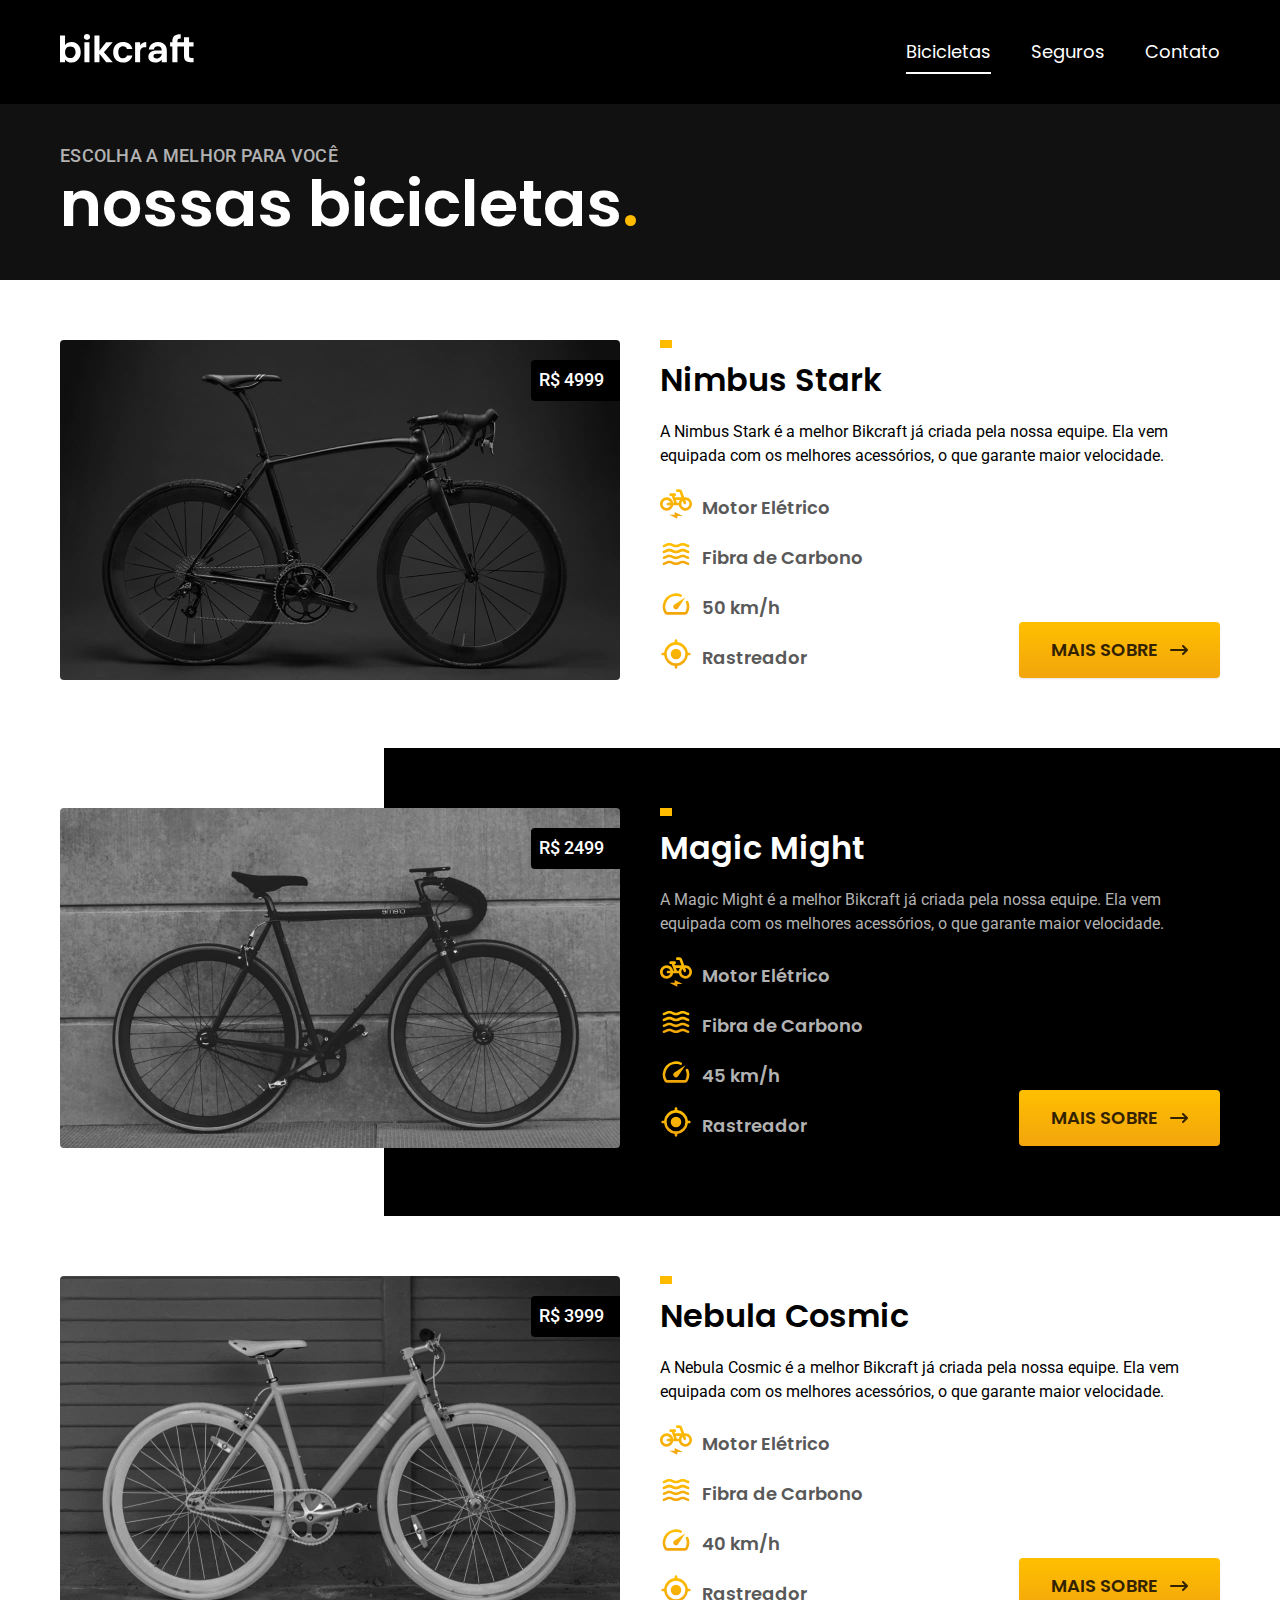
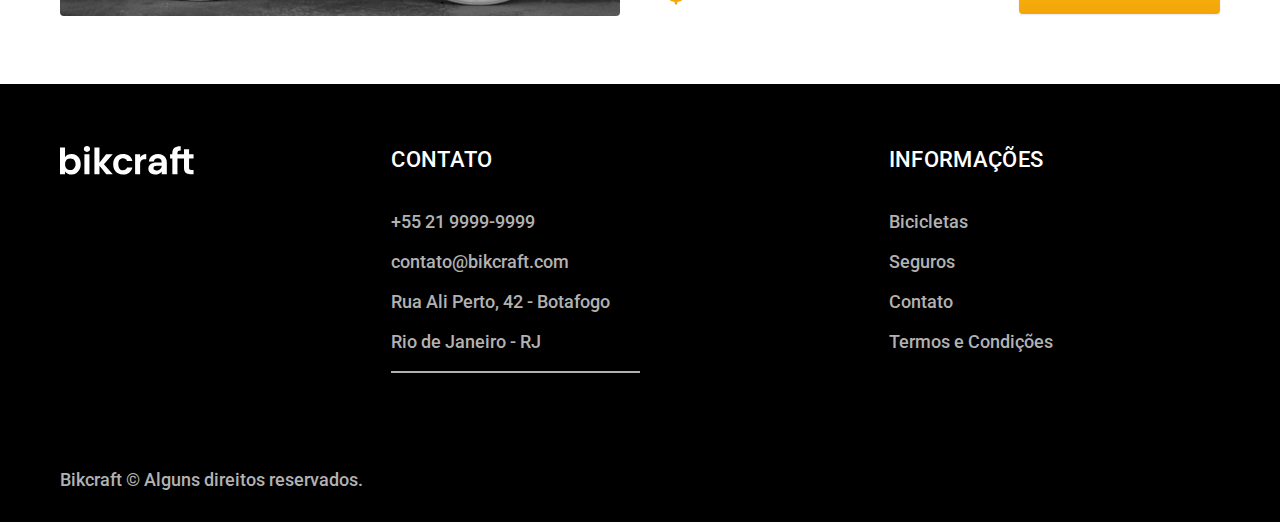
<file: bicicletas.html>
<!DOCTYPE html>
<html lang="pt-br">
<head>
    <meta charset="UTF-8">
    <meta name="viewport" content="width=device-width, initial-scale=1.0">
    <link rel="stylesheet" href="./css/style.css">
    <link rel="preconnect" href="https://fonts.gstatic.com" crossorigin>
    <link href="https://fonts.googleapis.com/css2?family=Merriweather:ital,wght@1,900&family=Poppins:wght@400;600&family=Roboto:wght@400;500&display=swap" rel="stylesheet">
    <title>Bicicletas</title>
</head>
<body id="bicicletas">
    <header class="header-bg">
        <div class="header">
            <a href="./index.html"><img src="./img/bikcraft.svg" alt="Bikcraft"></a>
            <nav aria-label="primaria">
                <ul class="header-menu">
                    <li><a href="./bicicletas.html">Bicicletas</a></li>
                    <li><a href="./seguros.html">Seguros</a></li>
                    <li><a href="./contato.html">Contato</a></li>
                </ul>
            </nav>
        </div>
    </header>

    <main>
        <div class="titulo">
            <div class="container">
                <p class="font-2-l-b">Escolha a melhor para você</p>
                <h1 class="font-1-xxl">nossas bicicletas<span class="detalhe">.</span></h1>
            </div>
        </div>

        <div>
            <div class="bicicletas container">
                <div class="bicicletas-img">
                    <img src="./img/bicicletas/nimbus.jpg" alt="Bicicleta Preta">
                    <span class="font-2-m">R$ 4999</span>
                </div>
                <div class="bicicletas-conteudo">
                    <h2 class="font-1-xl">Nimbus Stark</h2>
                    <p class="font-2-s">A Nimbus Stark é a melhor Bikcraft já criada pela nossa equipe. Ela vem equipada com os melhores acessórios, o que garante maior velocidade.</p>
                    <ul class="font-1-m">
                        <li>
                            <img src="./img/icones/eletrica.svg" alt="">
                            <span>Motor Elétrico</span>
                        </li>
                        <li>
                            <img src="./img/icones/carbono.svg" alt="">
                            <span>Fibra de Carbono</span>
                        </li>
                        <li>
                            <img src="./img/icones/velocidade.svg" alt="">
                            50 km/h
                        </li>
                        <li>
                            <img src="./img/icones/rastreador.svg" alt="">
                            <span>Rastreador</span>
                        </li>
                    </ul>
                    <a class="button seta" href="./bicicletas/nimbus.html">Mais Sobre</a>
                </div>
            </div>
        </div>

        <div class="bicicletas-bg">
            <div class="bicicletas container">
                <div class="bicicletas-img">
                    <img src="./img/bicicletas/magic.jpg" alt="Bicicleta Preta">
                    <span class="font-2-m">R$ 2499</span>
                </div>
                <div class="bicicletas-conteudo">
                    <h2 class="font-1-xl text-dif">Magic Might</h2>
                    <p class="font-2-s text-p">A Magic Might é a melhor Bikcraft já criada pela nossa equipe. Ela vem equipada com os melhores acessórios, o que garante maior velocidade.</p>
                    <ul class="font-1-m">
                        <li>
                            <img src="./img/icones/eletrica.svg" alt="">
                            <span>Motor Elétrico</span>
                        </li>
                        <li>
                            <img src="./img/icones/carbono.svg" alt="">
                            <span>Fibra de Carbono</span>
                        </li>
                        <li>
                            <img src="./img/icones/velocidade.svg" alt="">
                            <span>45 km/h</span>
                        </li>
                        <li>
                            <img src="./img/icones/rastreador.svg" alt="">
                            <span>Rastreador</span>
                        </li>
                    </ul>
                    <a class="button seta" href="./bicicletas/magic.html">Mais Sobre</a>
                </div>
            </div>
        </div>

        <div>
            <div class="bicicletas container">
                <div class="bicicletas-img">
                    <img src="./img/bicicletas/nebula.jpg" alt="Bicicleta Preta">
                    <span class="font-2-m">R$ 3999</span>
                </div>
                <div class="bicicletas-conteudo">
                    <h2 class="font-1-xl">Nebula Cosmic</h2>
                    <p class="font-2-s">A Nebula Cosmic é a melhor Bikcraft já criada pela nossa equipe. Ela vem equipada com os melhores acessórios, o que garante maior velocidade.</p>
                    <ul class="font-1-m">
                        <li>
                            <img src="./img/icones/eletrica.svg" alt="">
                            <span>Motor Elétrico</span>
                        </li>
                        <li>
                            <img src="./img/icones/carbono.svg" alt="">
                            Fibra de Carbono
                        </li>
                        <li>
                            <img src="./img/icones/velocidade.svg" alt="">
                            <span>40 km/h</span>
                        </li>
                        <li>
                            <img src="./img/icones/rastreador.svg" alt="">
                            <span>Rastreador</span>
                        </li>
                    </ul>
                    <a class="button seta" href="./bicicletas/nebula.html">Mais Sobre</a>
                </div>
            </div>
        </div>

    </main>

    <footer class="footer-bg">
        <div class="footer container">
            <img src="./img/bikcraft.svg" alt="Logo Bickcraft">
            <div class="footer-info">
                <h3 class="font-2-l-b">CONTATO</h3>
                <ul class="font-2-m dados">
                    <li>+55 21 9999-9999</li>
                    <li>contato@bikcraft.com</li>
                    <li>Rua Ali Perto, 42 - Botafogo</li>
                    <li>Rio de Janeiro - RJ</li>
                </ul>
                <div class="icons">
                    <a href="https://www.instagram.com/dglas_dev/" target="_blank">
                        <ion-icon name="logo-instagram"></ion-icon>
                    </a>
                    <a href="https://www.facebook.com/profile.php?id=61557577097951&locale=pt_BR" target="_blank">
                        <ion-icon name="logo-facebook"></ion-icon>
                    </a>
                    <a href="https://www.youtube.com/channel/UCe8y1814P-zJ6MYubKn9Z0g" target="_blank">
                        <ion-icon name="logo-youtube"></ion-icon>
                    </a>
                </div>
            </div>

            <div class="footer-info">
                <h3 class="font-2-l-b">INFORMAÇÕES</h3>
                <ul class="font-2-m">
                    <li><a href="">Bicicletas</a></li>
                    <li><a href="">Seguros</a></li>
                    <li><a href="">Contato</a></li>
                    <li><a href="./termos.html">Termos e Condições</a></li>
                </ul>
            </div>
        </div>

        <div class="container direitos font-2-m">
            <span>Bikcraft © Alguns direitos reservados.</span>
        </div>
        
    </footer>
<script src="./js/script.js"></script>

    
</body>
</file>
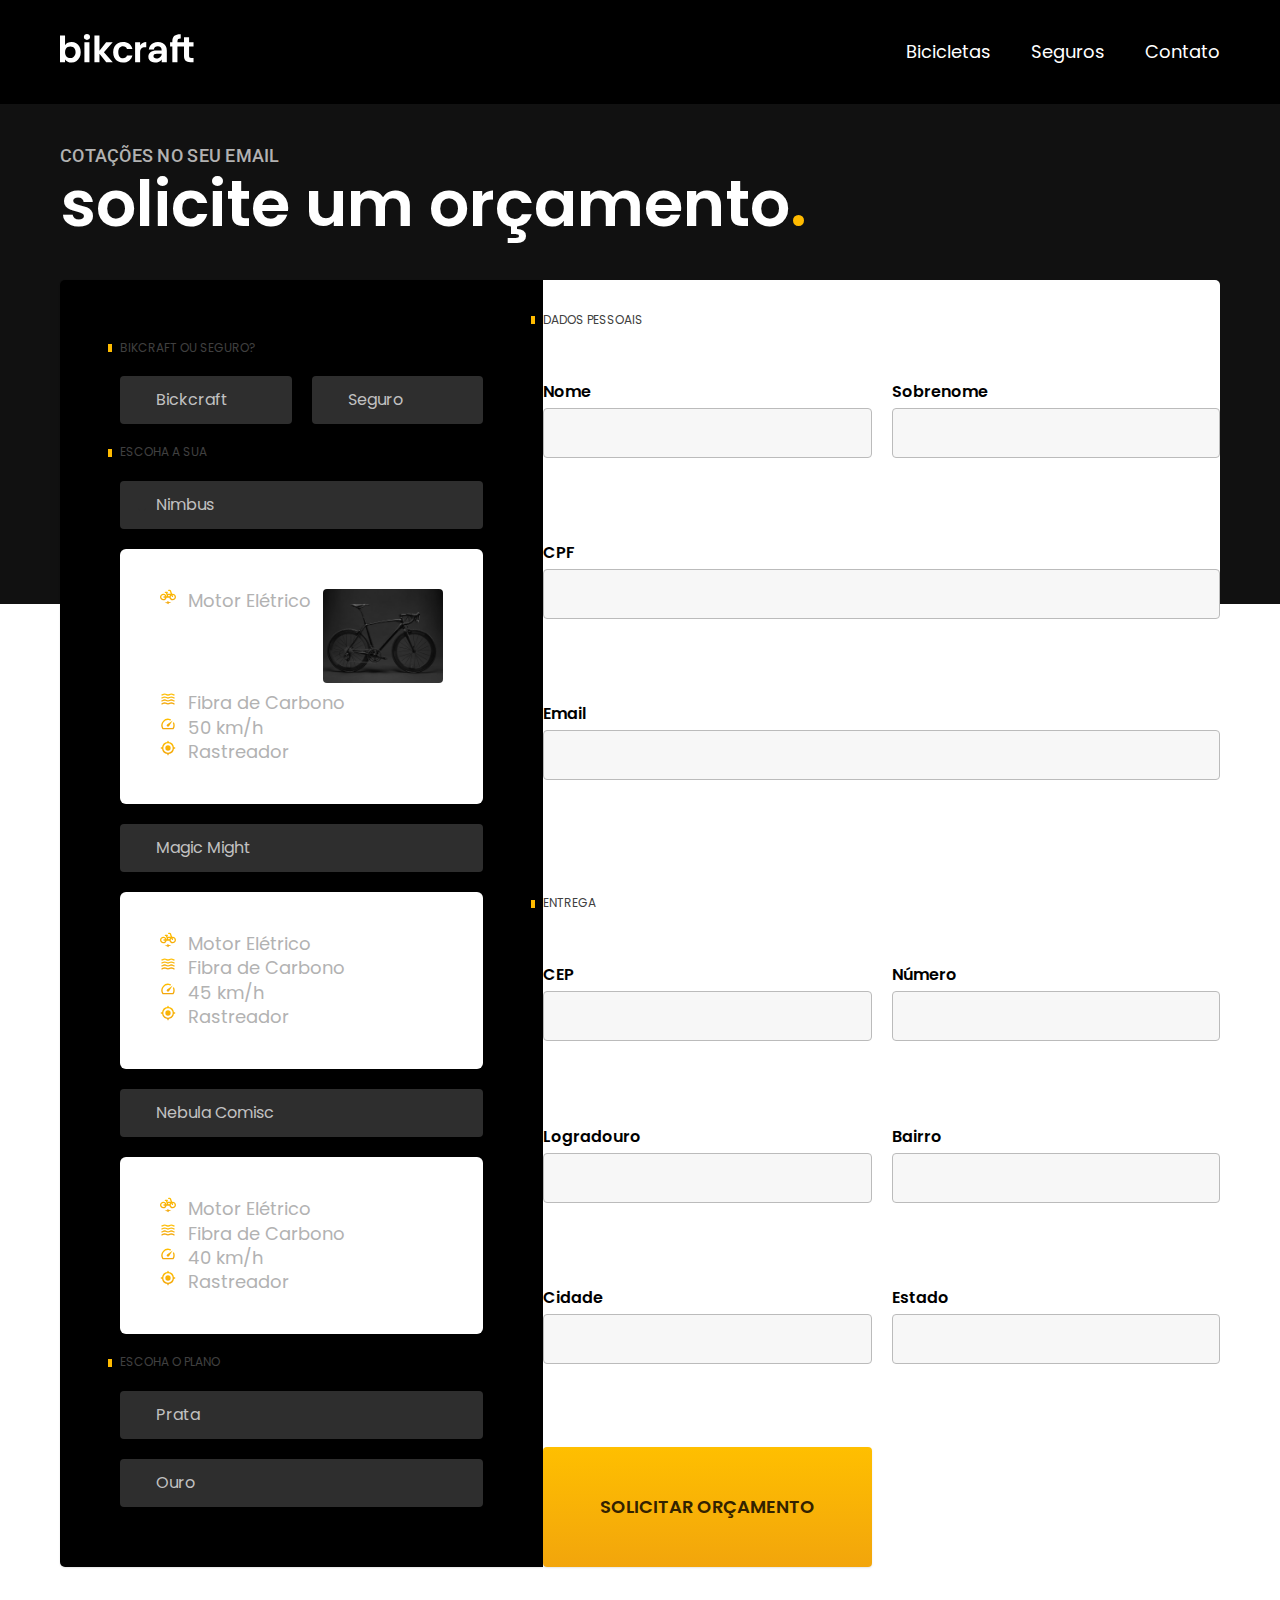
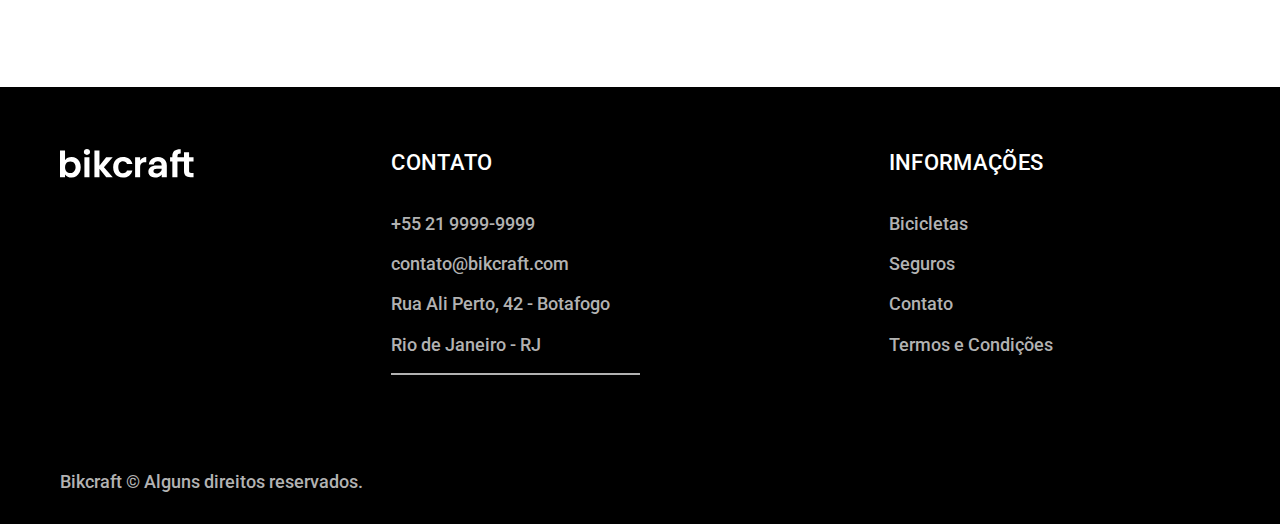
<file: orcamento.html>
<!DOCTYPE html>
<html lang="pt-br">
<head>
    <meta charset="UTF-8">
    <meta name="viewport" content="width=device-width, initial-scale=1.0">
    <link rel="stylesheet" href="./css/style.css">
    <link rel="preconnect" href="https://fonts.gstatic.com" crossorigin>
    <link href="https://fonts.googleapis.com/css2?family=Merriweather:ital,wght@1,900&family=Poppins:wght@400;600&family=Roboto:wght@400;500&display=swap" rel="stylesheet">
    <title>Orçamento</title>
</head>
<body id="termos">
    <header class="header-bg">
        <div class="header">
            <a href="./"><img src="./img/bikcraft.svg" alt="Bikcraft"></a>
            <nav aria-label="primaria">
                <ul class="header-menu">
                    <li><a href="./bicicletas.html">Bicicletas</a></li>
                    <li><a href="./seguros.html">Seguros</a></li>
                    <li><a href="./contato.html">Contato</a></li>
                </ul>
            </nav>
        </div>
    </header>

    <main id="orcamento" class="termos-bg">
        <div class="titulo">
            <div class="container">
                <p class="font-2-l-b">COTAÇÕES NO SEU EMAIL</p>
                <h1 class="font-1-xxl">solicite um orçamento<span class="detalhe">.</span></h1>
            </div>
        </div>

        <form class="container orcamento" action="./">
            <div class="orcamento-produto">
                <h2 class="font-1-xs">BIKCRAFT OU SEGURO?</h2>

                <input type="radio" name="tipo" value="bikcraft" id="bickcraft">
                <label for="bickcraft">Bickcraft</label>

                <input type="radio" name="tipo" value="seguro" id="seguro">
                <label for="seguro">Seguro</label>

                <div class="orcamento-conteudo" id="orcamento-bikcraft">
                    <h2 class="font-1-xs">Escoha a sua</h2>

                    <input type="radio" name="produto" value="nimbus" id="nimbus">
                    <label for="nimbus">Nimbus <span>R$ 4999</span></label>
                    <div class="orcamento-detalhe">
                        <ul class="font-1-m">
                            <li>
                                <img src="./img/icones/eletrica.svg" alt="">
                                <span>Motor Elétrico</span>
                                <div>
                                    <img src="./img/bicicleta/nimbus1.jpg" alt="">
                                </div>
                            </li>
                            <li>
                                <img src="./img/icones/carbono.svg" alt="">
                                <span>Fibra de Carbono</span>
                            </li>
                            <li>
                                <img src="./img/icones/velocidade.svg" alt="">
                                50 km/h
                            </li>
                            <li>
                                <img src="./img/icones/rastreador.svg" alt="">
                                <span>Rastreador</span>
                            </li>
                        </ul>
                    </div>

                    <input type="radio" name="produto" value="magic" id="magic">
                    <label for="magic">Magic Might<span>R$ 2999</span></label>
                    <div class="orcamento-detalhe">
                        <ul class="font-1-m">
                            <li>
                                <img src="./img/icones/eletrica.svg" alt="">
                                <span>Motor Elétrico</span>
                            </li>
                            <li>
                                <img src="./img/icones/carbono.svg" alt="">
                                <span>Fibra de Carbono</span>
                            </li>
                            <li>
                                <img src="./img/icones/velocidade.svg" alt="">
                                <span>45 km/h</span>
                            </li>
                            <li>
                                <img src="./img/icones/rastreador.svg" alt="">
                                <span>Rastreador</span>
                            </li>
                        </ul>
                    </div>

                    <input type="radio" name="produto" value="nebula" id="nebula">
                    <label for="nebula">Nebula Comisc<span>R$ 3999</span></label>
                    <div class="orcamento-detalhe">
                        <ul class="font-1-m">
                            <li>
                                <img src="./img/icones/eletrica.svg" alt="">
                                <span>Motor Elétrico</span>
                            </li>
                            <li>
                                <img src="./img/icones/carbono.svg" alt="">
                                Fibra de Carbono
                            </li>
                            <li>
                                <img src="./img/icones/velocidade.svg" alt="">
                                <span>40 km/h</span>
                            </li>
                            <li>
                                <img src="./img/icones/rastreador.svg" alt="">
                                <span>Rastreador</span>
                            </li>
                        </ul>
                    </div>
                </div>

                <div class="orcamento-conteudo" id="orcamento-seguro">
                    <h2 class="font-1-xs">Escoha o plano</h2>

                    <input type="radio" name="produto" value="prata" id="prata">
                    <label for="prata">Prata<span>R$ 199</span></label>

                    <input type="radio" name="produto" value="ouro" id="ouro">
                    <label for="ouro">Ouro<span>R$ 299</span></label>
                </div>
            </div>
            
            <div class="contato-dados form">
                <h2 class="col-2 font-1-xs">Dados pessoais</h2>
                <div>
                    <label for="nome">Nome</label>
                    <input type="text" id="nome" name="nome" autocomplete="off">
                </div>

                <div>
                    <label for="sobrenome">Sobrenome</label>
                    <input type="text" id="sobrenome" name="sobrenome" autocomplete="off">
                </div>

                <div class="col-2">
                    <label for="cpf">CPF</label>
                    <input type="text" name="cpf" id="cpf">
                </div>

                <div class="col-2">
                    <label for="email">Email</label>
                    <input type="email" id="email" name="email" autocomplete="off">
                </div>
                <h2 class="col-2 font-1-xs">Entrega</h2>

                <div>
                    <label for="cep">CEP</label>
                    <input type="text" id="cep" name="cep" autocomplete="off">
                </div>

                <div>
                    <label for="numero">Número</label>
                    <input type="text" id="numero" name="numero" autocomplete="off">
                </div>

                <div>
                    <label for="logradouro">Logradouro</label>
                    <input type="text" id="logradouro" name="logradouro" autocomplete="off">
                </div>

                <div>
                    <label for="bairro">Bairro</label>
                    <input type="text" id="bairro" name="bairro" autocomplete="off">
                </div>

                <div>
                    <label for="cidade">Cidade</label>
                    <input type="text" id="cidade" name="cidade" autocomplete="off">
                </div>

                <div>
                    <label for="estado">Estado</label>
                    <input type="text" id="estado" name="estado" autocomplete="off">
                </div>

                <button class="button">Solicitar Orçamento</button>
            </div>
        </form>
    </main>

    <footer class="footer-bg">
        <div class="footer container">
            <img src="./img/bikcraft.svg" alt="Logo Bickcraft">
            <div class="footer-info">
                <h3 class="font-2-l-b">CONTATO</h3>
                <ul class="font-2-m dados">
                    <li>+55 21 9999-9999</li>
                    <li>contato@bikcraft.com</li>
                    <li>Rua Ali Perto, 42 - Botafogo</li>
                    <li>Rio de Janeiro - RJ</li>
                </ul>
                <div class="icons">
                    <a href="https://www.instagram.com/dglas_dev/" target="_blank">
                        <ion-icon name="logo-instagram"></ion-icon>
                    </a>
                    <a href="https://www.facebook.com/profile.php?id=61557577097951&locale=pt_BR" target="_blank">
                        <ion-icon name="logo-facebook"></ion-icon>
                    </a>
                    <a href="https://www.youtube.com/channel/UCe8y1814P-zJ6MYubKn9Z0g" target="_blank">
                        <ion-icon name="logo-youtube"></ion-icon>
                    </a>
                </div>
            </div>

            <div class="footer-info">
                <h3 class="font-2-l-b">INFORMAÇÕES</h3>
                <ul class="font-2-m">
                    <li><a href="">Bicicletas</a></li>
                    <li><a href="">Seguros</a></li>
                    <li><a href="">Contato</a></li>
                    <li><a href="./termos.html">Termos e Condições</a></li>
                </ul>
            </div>
        </div>

        <div class="container direitos font-2-m">
            <span>Bikcraft © Alguns direitos reservados.</span>
        </div>
        
    </footer>
<script src="./js/script.js"></script>

    
</body>
</html>
</file>
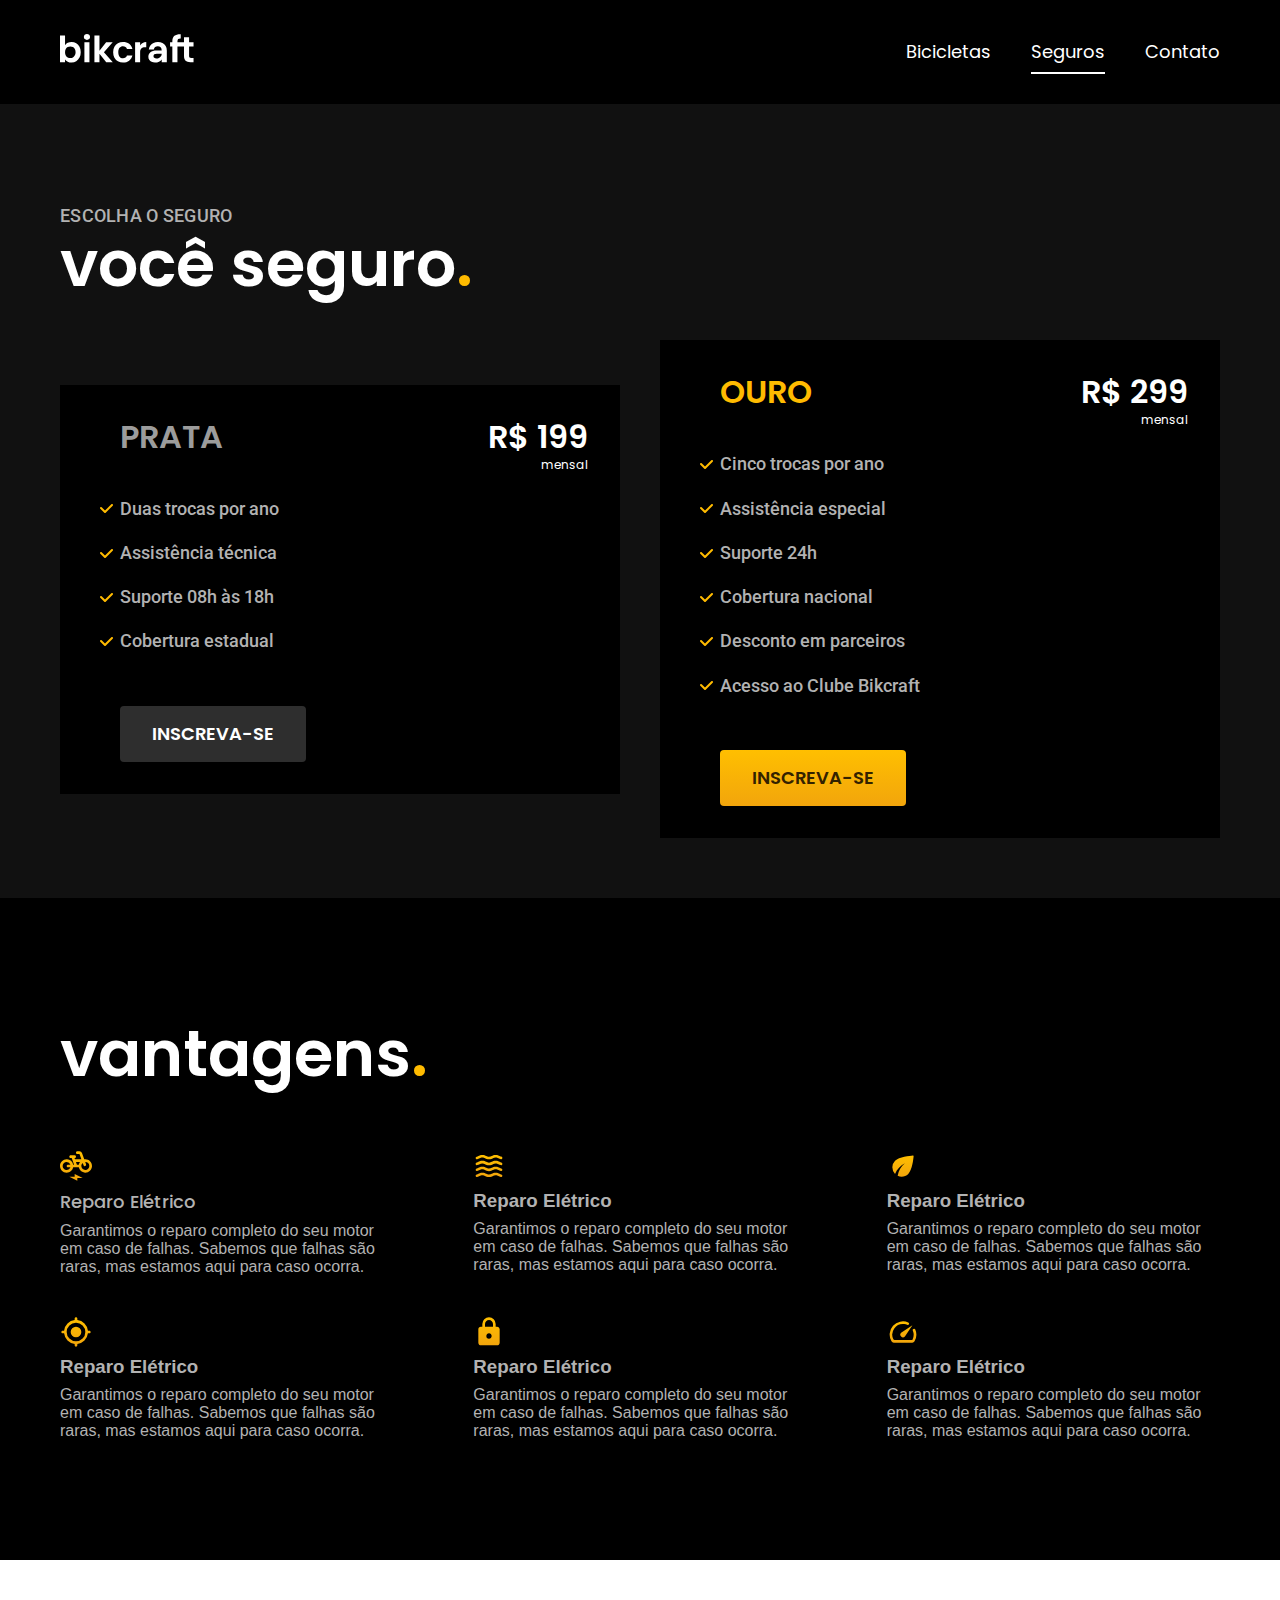
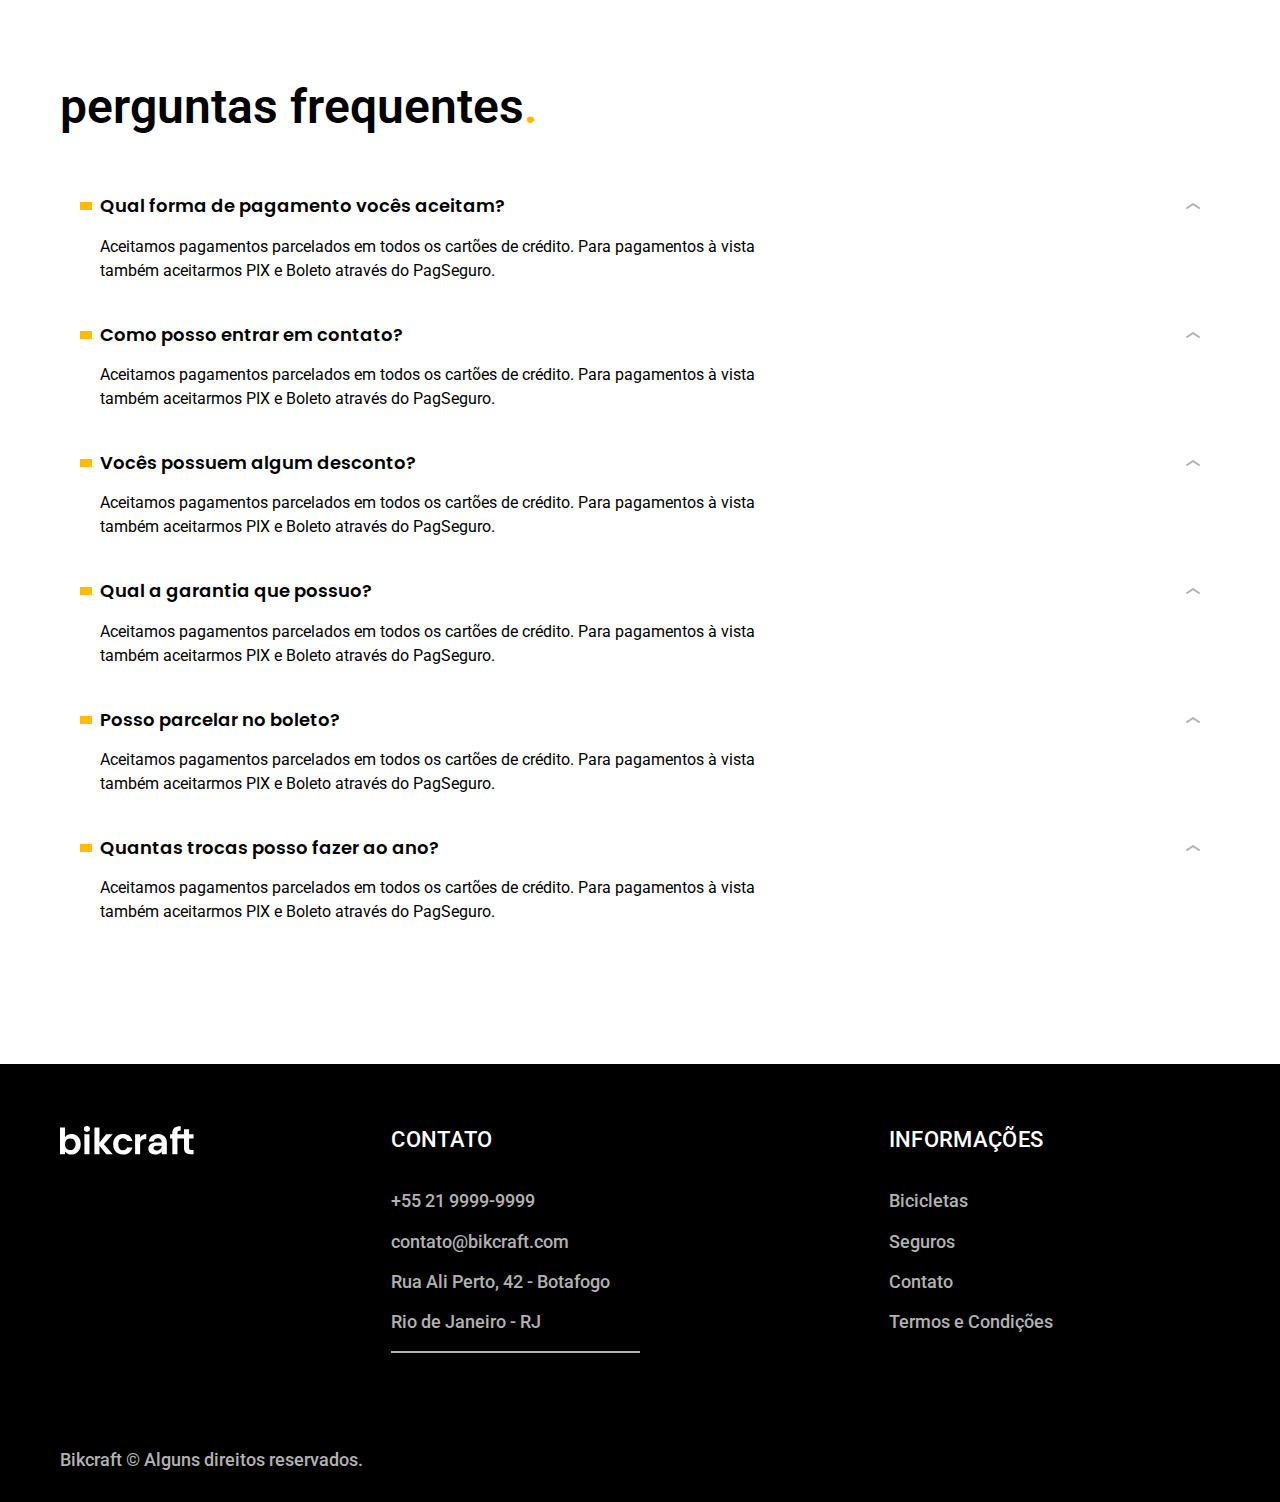
<file: seguros.html>
<!DOCTYPE html>
<html lang="pt-br">
<head>
    <meta charset="UTF-8">
    <meta name="viewport" content="width=device-width, initial-scale=1.0">
    <link rel="stylesheet" href="./css/style.css">
    <link rel="preconnect" href="https://fonts.gstatic.com" crossorigin>
    <link href="https://fonts.googleapis.com/css2?family=Merriweather:ital,wght@1,900&family=Poppins:wght@400;600&family=Roboto:wght@400;500&display=swap" rel="stylesheet">
    <title>Seguros</title>
</head>
<body>
    <header class="header-bg">
        <div class="header">
            <a href="./"><img src="./img/bikcraft.svg" alt="Bikcraft"></a>
            <nav aria-label="primaria">
                <ul class="header-menu">
                    <li><a href="./bicicletas.html">Bicicletas</a></li>
                    <li><a href="./seguros.html">Seguros</a></li>
                    <li><a href="./contato.html">Contato</a></li>
                </ul>
            </nav>
        </div>
    </header>

    <article class="seguros-bg">
        <div class="titulo container">
            <p class="font-2-l-b">ESCOLHA O SEGURO</p>
            <h1 class="font-1-xxl">você seguro<span class="detalhe">.</span></h1>
        </div>
        <div class="seguros container">
            <div class="seguros-itens">
                <h3 class="font-1-xl">PRATA</h3>
                <span class="font-1-xl preco">R$ 199 <span class="font-1-xs">mensal</span></span>
                <ul class="font-2-m">
                    <li>Duas trocas por ano</li>
                    <li>Assistência técnica</li>
                    <li>Suporte 08h às 18h</li>
                    <li>Cobertura estadual</li>
                </ul>
                <a class="button-i" href="./orcamento.html?tipo=seguro&produto=prata">Inscreva-se</a>
            </div>
    
            <div class="seguros-itens">
                <h3 class="font-1-xl ouro">OURO</h3>
                <span class="font-1-xl preco">R$ 299 <span class="font-1-xs">mensal</span></span>
                <ul class="font-2-m">
                    <li>Cinco trocas por ano</li>
                    <li>Assistência especial</li>
                    <li>Suporte 24h</li>
                    <li>Cobertura nacional</li>
                    <li>Desconto em parceiros</li>
                    <li>Acesso ao Clube Bikcraft</li>
                </ul>
                <a class="button-i-2" href="./orcamento.html?tipo=seguro&produto=ouro">Inscreva-se</a>
            </div>
        </div>
    </article>

    <article class="vantagens-bg">
        <div class="container vantagens">
            <h2 class="font-1-xxl">vantagens<span class="detalhe">.</span></h2>
            <ul class="vantagens-item">
                <li class="vantagem-conteudo">
                    <img src="./img/icones/eletrica.svg" alt="">
                    <h3 class="font-1-l">Reparo Elétrico</h3>
                    <p>Garantimos o reparo completo do seu motor em caso de falhas. Sabemos que falhas são raras, mas estamos aqui para caso ocorra.</p>
                </li>

                <li class="vantagem-conteudo">
                    <img src="./img/icones/carbono.svg" alt="">
                    <h3>Reparo Elétrico</h3>
                    <p>Garantimos o reparo completo do seu motor em caso de falhas. Sabemos que falhas são raras, mas estamos aqui para caso ocorra.</p>
                </li>

                <li class="vantagem-conteudo">
                    <img src="./img/icones/sustentavel.svg" alt="">
                    <h3>Reparo Elétrico</h3>
                    <p>Garantimos o reparo completo do seu motor em caso de falhas. Sabemos que falhas são raras, mas estamos aqui para caso ocorra.</p>
                </li>

                <li class="vantagem-conteudo">
                    <img src="./img/icones/rastreador.svg" alt="">
                    <h3>Reparo Elétrico</h3>
                    <p>Garantimos o reparo completo do seu motor em caso de falhas. Sabemos que falhas são raras, mas estamos aqui para caso ocorra.</p>
                </li>

                <li class="vantagem-conteudo">
                    <img src="./img/icones/seguro.svg" alt="">
                    <h3>Reparo Elétrico</h3>
                    <p>Garantimos o reparo completo do seu motor em caso de falhas. Sabemos que falhas são raras, mas estamos aqui para caso ocorra.</p>
                </li>

                <li class="vantagem-conteudo">
                    <img src="./img/icones/velocidade.svg" alt="">
                    <h3>Reparo Elétrico</h3>
                    <p>Garantimos o reparo completo do seu motor em caso de falhas. Sabemos que falhas são raras, mas estamos aqui para caso ocorra.</p>
                </li>
            </ul>
        </div>

    </article>

    <article class="perguntas container">
        <h2 class="font-1-xxl">perguntas frequentes<span class="detalhe">.</span></h2>

        <dl>
            <div>
                <dt class="font-1-m-b">Qual forma de pagamento vocês aceitam?</dt>
                <dd class="font-2-s">Aceitamos pagamentos parcelados em todos os cartões de crédito. Para pagamentos à vista também aceitarmos PIX e Boleto através do PagSeguro.</dd>
            </div>

            <div>
                <dt class="font-1-m-b">Como posso entrar em contato?</dt>
                <dd class="font-2-s">Aceitamos pagamentos parcelados em todos os cartões de crédito. Para pagamentos à vista também aceitarmos PIX e Boleto através do PagSeguro.</dd>
            </div>

            <div>
                <dt class="font-1-m-b">Vocês possuem algum desconto?</dt>
                <dd class="font-2-s">Aceitamos pagamentos parcelados em todos os cartões de crédito. Para pagamentos à vista também aceitarmos PIX e Boleto através do PagSeguro.</dd>
            </div>

            <div>
                <dt class="font-1-m-b">Qual a garantia que possuo?</dt>
                <dd class="font-2-s">Aceitamos pagamentos parcelados em todos os cartões de crédito. Para pagamentos à vista também aceitarmos PIX e Boleto através do PagSeguro.</dd>
            </div>

            <div>
                <dt class="font-1-m-b">Posso parcelar no boleto?</dt>
                <dd class="font-2-s">Aceitamos pagamentos parcelados em todos os cartões de crédito. Para pagamentos à vista também aceitarmos PIX e Boleto através do PagSeguro.</dd>
            </div>

            <div>
                <dt class="font-1-m-b">Quantas trocas posso fazer ao ano?</dt>
                <dd class="font-2-s">Aceitamos pagamentos parcelados em todos os cartões de crédito. Para pagamentos à vista também aceitarmos PIX e Boleto através do PagSeguro.</dd>
            </div>
        </dl>
    </article>

    <footer class="footer-bg">
        <div class="footer container">
            <img src="./img/bikcraft.svg" alt="Logo Bickcraft">
            <div class="footer-info">
                <h3 class="font-2-l-b">CONTATO</h3>
                <ul class="font-2-m dados">
                    <li>+55 21 9999-9999</li>
                    <li>contato@bikcraft.com</li>
                    <li>Rua Ali Perto, 42 - Botafogo</li>
                    <li>Rio de Janeiro - RJ</li>
                </ul>
                <div class="icons">
                    <a href="https://www.instagram.com/dglas_dev/" target="_blank">
                        <ion-icon name="logo-instagram"></ion-icon>
                    </a>
                    <a href="https://www.facebook.com/profile.php?id=61557577097951&locale=pt_BR" target="_blank">
                        <ion-icon name="logo-facebook"></ion-icon>
                    </a>
                    <a href="https://www.youtube.com/channel/UCe8y1814P-zJ6MYubKn9Z0g" target="_blank">
                        <ion-icon name="logo-youtube"></ion-icon>
                    </a>
                </div>
            </div>

            <div class="footer-info">
                <h3 class="font-2-l-b">INFORMAÇÕES</h3>
                <ul class="font-2-m">
                    <li><a href="">Bicicletas</a></li>
                    <li><a href="">Seguros</a></li>
                    <li><a href="">Contato</a></li>
                    <li><a href="./termos.html">Termos e Condições</a></li>
                </ul>
            </div>
        </div>

        <div class="container direitos font-2-m">
            <span>Bikcraft © Alguns direitos reservados.</span>
        </div>
        
    </footer>
<script src="./js/script.js"></script>

    
</body>
</file>
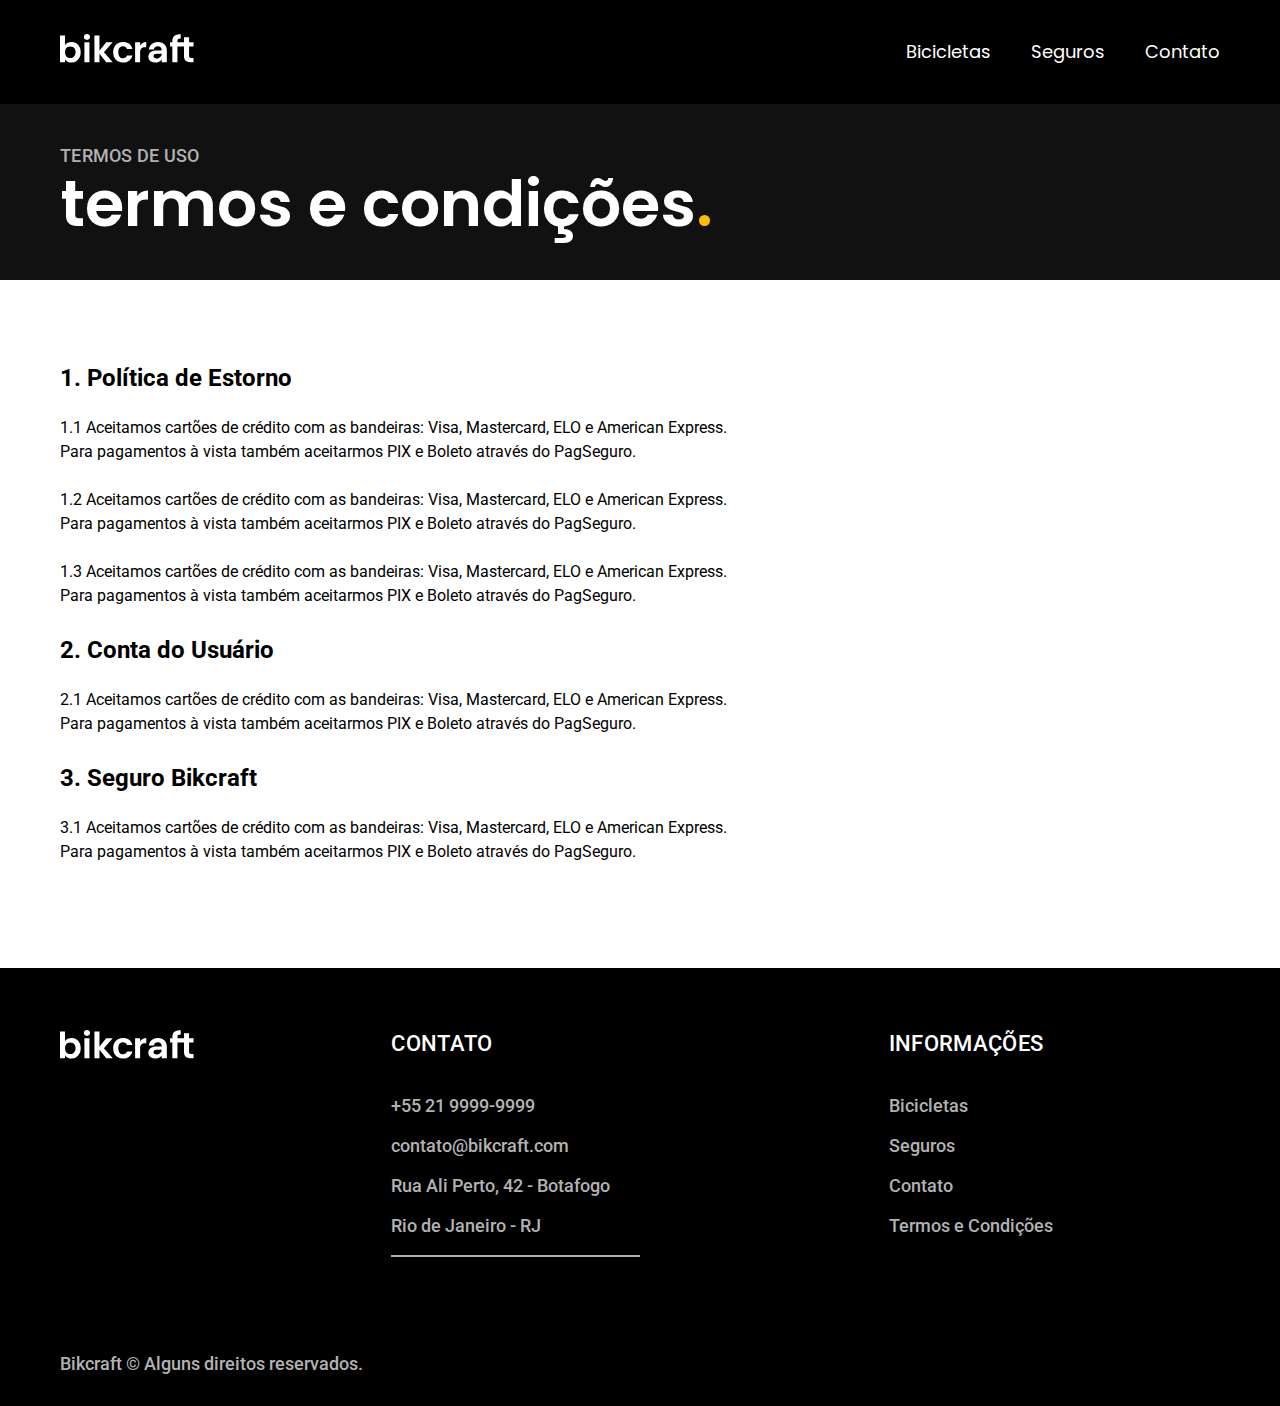
<file: termos.html>
<!DOCTYPE html>
<html lang="pt-br">
<head>
    <meta charset="UTF-8">
    <meta name="viewport" content="width=device-width, initial-scale=1.0">
    <link rel="stylesheet" href="./css/style.css">
    <link rel="preconnect" href="https://fonts.gstatic.com" crossorigin>
    <link href="https://fonts.googleapis.com/css2?family=Merriweather:ital,wght@1,900&family=Poppins:wght@400;600&family=Roboto:wght@400;500&display=swap" rel="stylesheet">
    <title>Termos e Condições</title>
</head>
<body id="termos">
    <header class="header-bg">
        <div class="header">
            <a href="./"><img src="./img/bikcraft.svg" alt="Bikcraft"></a>
            <nav aria-label="primaria">
                <ul class="header-menu">
                    <li><a href="./bicicletas.html">Bicicletas</a></li>
                    <li><a href="./seguros">Seguros</a></li>
                    <li><a href="./contato.html">Contato</a></li>
                </ul>
            </nav>
        </div>
    </header>

    <main class="termos-bg">
        <div class="titulo">
            <div class="container">
                <p class="font-2-l-b">Termos de uso</p>
                <h1 class="font-1-xxl">termos e condições<span class="detalhe">.</span></h1>
            </div>
        </div>
        <div class="termos font-2-s container">
            <h2>1. Política de Estorno
            </h2>
            <p>1.1 Aceitamos cartões de crédito com as bandeiras: Visa, Mastercard, ELO e American Express. Para pagamentos à vista também aceitarmos PIX e Boleto através do PagSeguro.</p>
            <p>1.2 Aceitamos cartões de crédito com as bandeiras: Visa, Mastercard, ELO e American Express. Para pagamentos à vista também aceitarmos PIX e Boleto através do PagSeguro.</p>
            <p>1.3 Aceitamos cartões de crédito com as bandeiras: Visa, Mastercard, ELO e American Express. Para pagamentos à vista também aceitarmos PIX e Boleto através do PagSeguro.</p>
            <h2>2. Conta do Usuário</h2>
            <p>2.1 Aceitamos cartões de crédito com as bandeiras: Visa, Mastercard, ELO e American Express. Para pagamentos à vista também aceitarmos PIX e Boleto através do PagSeguro.</p>
            <h2>3. Seguro Bikcraft</h2>
            <p>3.1 Aceitamos cartões de crédito com as bandeiras: Visa, Mastercard, ELO e American Express. Para pagamentos à vista também aceitarmos PIX e Boleto através do PagSeguro.</p>
        </div>
    </main>

    <footer class="footer-bg">
        <div class="footer container">
            <img src="./img/bikcraft.svg" alt="Logo Bickcraft">
            <div class="footer-info">
                <h3 class="font-2-l-b">CONTATO</h3>
                <ul class="font-2-m dados">
                    <li>+55 21 9999-9999</li>
                    <li>contato@bikcraft.com</li>
                    <li>Rua Ali Perto, 42 - Botafogo</li>
                    <li>Rio de Janeiro - RJ</li>
                </ul>
                <div class="icons">
                    <a href="https://www.instagram.com/dglas_dev/" target="_blank">
                        <ion-icon name="logo-instagram"></ion-icon>
                    </a>
                    <a href="https://www.facebook.com/profile.php?id=61557577097951&locale=pt_BR" target="_blank">
                        <ion-icon name="logo-facebook"></ion-icon>
                    </a>
                    <a href="https://www.youtube.com/channel/UCe8y1814P-zJ6MYubKn9Z0g" target="_blank">
                        <ion-icon name="logo-youtube"></ion-icon>
                    </a>
                </div>
            </div>

            <div class="footer-info">
                <h3 class="font-2-l-b">INFORMAÇÕES</h3>
                <ul class="font-2-m">
                    <li><a href="">Bicicletas</a></li>
                    <li><a href="">Seguros</a></li>
                    <li><a href="">Contato</a></li>
                    <li><a href="./termos.html">Termos e Condições</a></li>
                </ul>
            </div>
        </div>

        <div class="container direitos font-2-m">
            <span>Bikcraft © Alguns direitos reservados.</span>
        </div>
        
    </footer>
<script src="./js/script.js"></script>

    
</body>
</html>
</file>
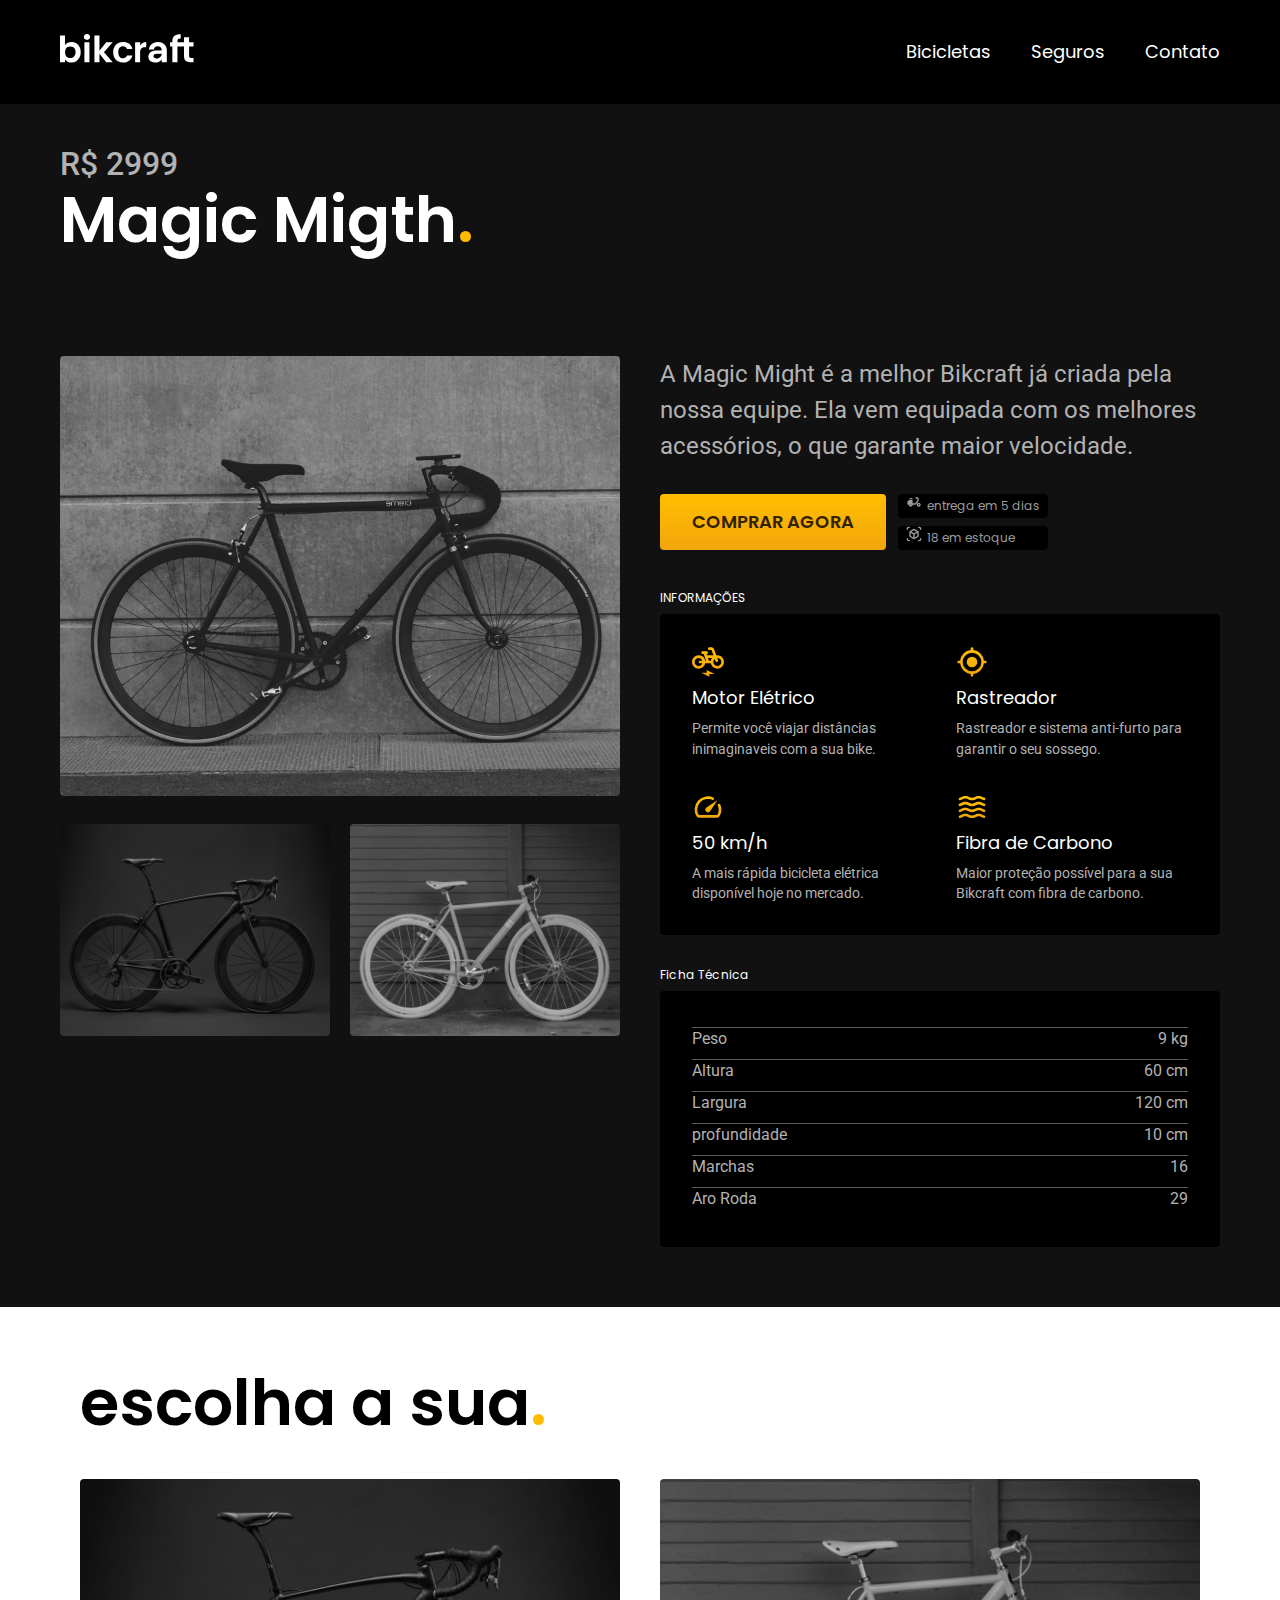
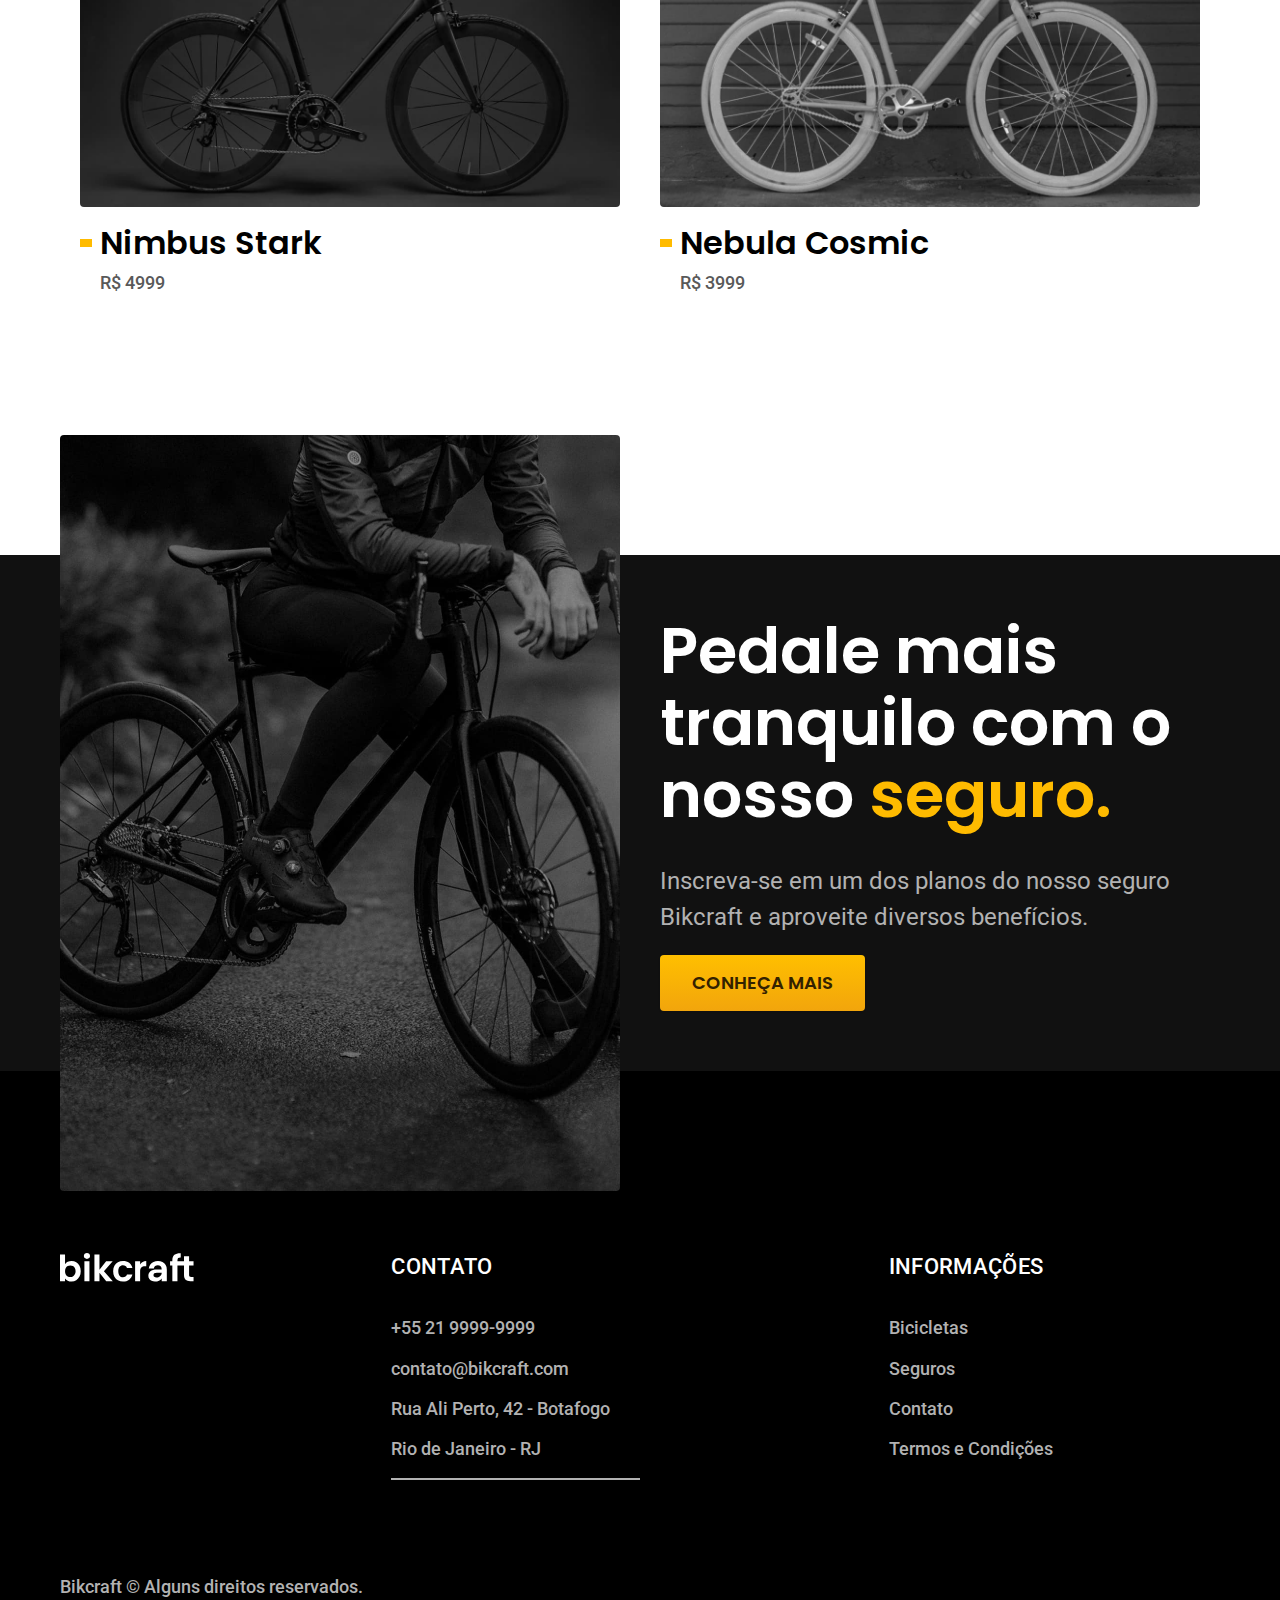
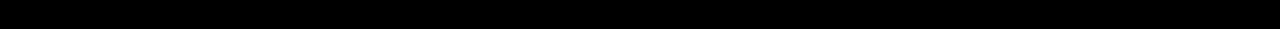
<file: bicicletas/magic.html>
<!DOCTYPE html>
<html lang="pt-br">
<head>
    <meta charset="UTF-8">
    <meta name="viewport" content="width=device-width, initial-scale=1.0">
    <link rel="stylesheet" href="../css/style.css">
    <link rel="preconnect" href="https://fonts.gstatic.com" crossorigin>
    <link href="https://fonts.googleapis.com/css2?family=Merriweather:ital,wght@1,900&family=Poppins:wght@400;600&family=Roboto:wght@400;500&display=swap" rel="stylesheet">
    <title>Magic</title>
</head>
<body>
    <header class="header-bg">
        <div class="header">
            <a href="../index.html"><img src="../img/bikcraft.svg" alt="Bikcraft"></a>
            <nav aria-label="primaria">
                <ul class="header-menu">
                    <li><a href="../bicicletas.html">Bicicletas</a></li>
                    <li><a href="./seguros">Seguros</a></li>
                    <li><a href="./contato">Contato</a></li>
                </ul>
            </nav>
        </div>
    </header>

    <main class="titulo-bg">
        <div class="titulo">
            <div class="container">
                <p class="font-2-xl">R$ 2999</p>
                <h1 class="font-1-xxl">Magic Migth<span class="detalhe">.</span></h1>
            </div>
        </div>
        <div class="bicicleta container">
            <div class="bicicletas-img">
                <img src="../img/bicicleta/nimbus2.jpg" alt="">
                <img src="../img/bicicleta/nimbus1.jpg" alt="">
                <img src="../img/bicicleta/nimbus3.jpg" alt="">
            </div>
            <div class="bicicleta-conteudo">
                <p class="font-2-l">A Magic Might é a melhor Bikcraft já criada pela nossa equipe. Ela vem equipada com os melhores acessórios, o que garante maior velocidade.</p>
                <div class="bicicleta-comprar">
                    <a class="button" href="../orcamento.html">Comprar Agora</a>
                    <span class="font-1-xs"><img src="../img/icones/entrega.svg" alt="">entrega em 5 dias</span>
                    <span class="font-1-xs"><img src="../img/icones/estoque.svg" alt="">18 em estoque</span>
                </div>
                <h2 class="font-1-xs">INFORMAÇÕES</h2>
                
                <ul class="bicicletas-infor">
                    <li>
                        <img src="../img/icones/eletrica.svg" alt="">
                        <h3 class="font-1-m">Motor Elétrico</h3>
                        <p class="font-2-xs">Permite você viajar distâncias inimaginaveis com a sua bike.</p>
                    </li>
                    <li>
                        <img src="../img/icones/rastreador.svg" alt="">
                        <h3 class="font-1-m">Rastreador</h3>
                        <p class="font-2-xs">Rastreador e sistema anti-furto para garantir o seu sossego.</p>
                    </li>
                    <li>
                        <img src="../img/icones/velocidade.svg" alt="">
                        <h3 class="font-1-m">50 km/h</h3>
                        <p class="font-2-xs">A mais rápida bicicleta elétrica disponível hoje no mercado.</p>
                    </li>
                    <li>
                        <img src="../img/icones/carbono.svg" alt="">
                        <h3 class="font-1-m">Fibra de Carbono</h3>
                        <p class="font-2-xs">Maior proteção possível para a sua Bikcraft com fibra de carbono.</p>
                    </li>
                </ul>
                
                <h2 class="font-1-xs">Ficha técnica</h2>
                
                <ul class="bicicleta-ficha font-2-s">
                    <li>
                        <p>Peso</p><span>9 kg</span>
                    </li>
                    <li>
                        <p>Altura</p><span>60 cm</span>
                    </li>
                    <li>
                        <p>Largura</p><span>120 cm</span>
                    </li>
                    <li>
                        <p>profundidade</p><span>10 cm</span>
                    </li>
                    <li>
                        <p>Marchas</p><span>16</span>
                    </li>
                    <li>
                        <p>Aro Roda</p><span>29</span>
                    </li>
                </ul>
            </div>
        </div>
    </main>

    <article class="bicicletas-listas container">
        <h2 class="font-1-xxl">escolha a sua<span class="detalhe">.</span></h2>

        <ul class="bicicletas-info">
            <li>
                <a href="nimbus.html">
                    <img src="../img/bicicletas/nimbus.jpg" alt="Bicicleta Preta">
                    <h3 class="font-1-xl">Nimbus Stark</h3>
                    <span class="font-2-m">R$ 4999</span>
                </a>
            </li>

            <li>
                <a href="nebula.html">
                    <img src="../img/bicicletas/nebula.jpg" alt="Bicicleta Preta">
                    <h3 class="font-1-xl">Nebula Cosmic</h3>
                    <span class="font-2-m">R$ 3999</span>
                </a>
            </li>
        </ul>
    </article>

    <article class="seguro-bg">
        <div class="seguro container">
            <div>
                <img src="../img/fotos/seguros.jpg" alt="Pessoa parada em cima de uma bicicleta">
            </div>
            <div class="seguro-conteudo">
                <h2 class="font-1-xxl">Pedale mais tranquilo com o nosso <span class="detalhe">seguro.</span></h2>
                <p class="font-2-l">Inscreva-se em um dos planos do nosso seguro Bikcraft e aproveite diversos benefícios.</p>
                <a class="button" href="../seguros.html">Conheça mais</a>
            </div>
        </div>
    </article>

    <footer class="footer-bg">
        <div class="footer container">
            <img src="../img/bikcraft.svg" alt="Logo Bickcraft">
            <div class="footer-info">
                <h3 class="font-2-l-b">CONTATO</h3>
                <ul class="font-2-m dados">
                    <li>+55 21 9999-9999</li>
                    <li>contato@bikcraft.com</li>
                    <li>Rua Ali Perto, 42 - Botafogo</li>
                    <li>Rio de Janeiro - RJ</li>
                </ul>
                <div class="icons">
                    <a href="https://www.instagram.com/dglas_dev/" target="_blank">
                        <ion-icon name="logo-instagram"></ion-icon>
                    </a>
                    <a href="https://www.facebook.com/profile.php?id=61557577097951&locale=pt_BR" target="_blank">
                        <ion-icon name="logo-facebook"></ion-icon>
                    </a>
                    <a href="https://www.youtube.com/channel/UCe8y1814P-zJ6MYubKn9Z0g" target="_blank">
                        <ion-icon name="logo-youtube"></ion-icon>
                    </a>
                </div>
            </div>

            <div class="footer-info">
                <h3 class="font-2-l-b">INFORMAÇÕES</h3>
                <ul class="font-2-m">
                    <li><a href="">Bicicletas</a></li>
                    <li><a href="">Seguros</a></li>
                    <li><a href="">Contato</a></li>
                    <li><a href="../termos.html">Termos e Condições</a></li>
                </ul>
            </div>
        </div>

        <div class="container direitos font-2-m">
            <span>Bikcraft © Alguns direitos reservados.</span>
        </div>
        
    </footer>
<script src="../js/script.js"></script>

    
</body>
</file>
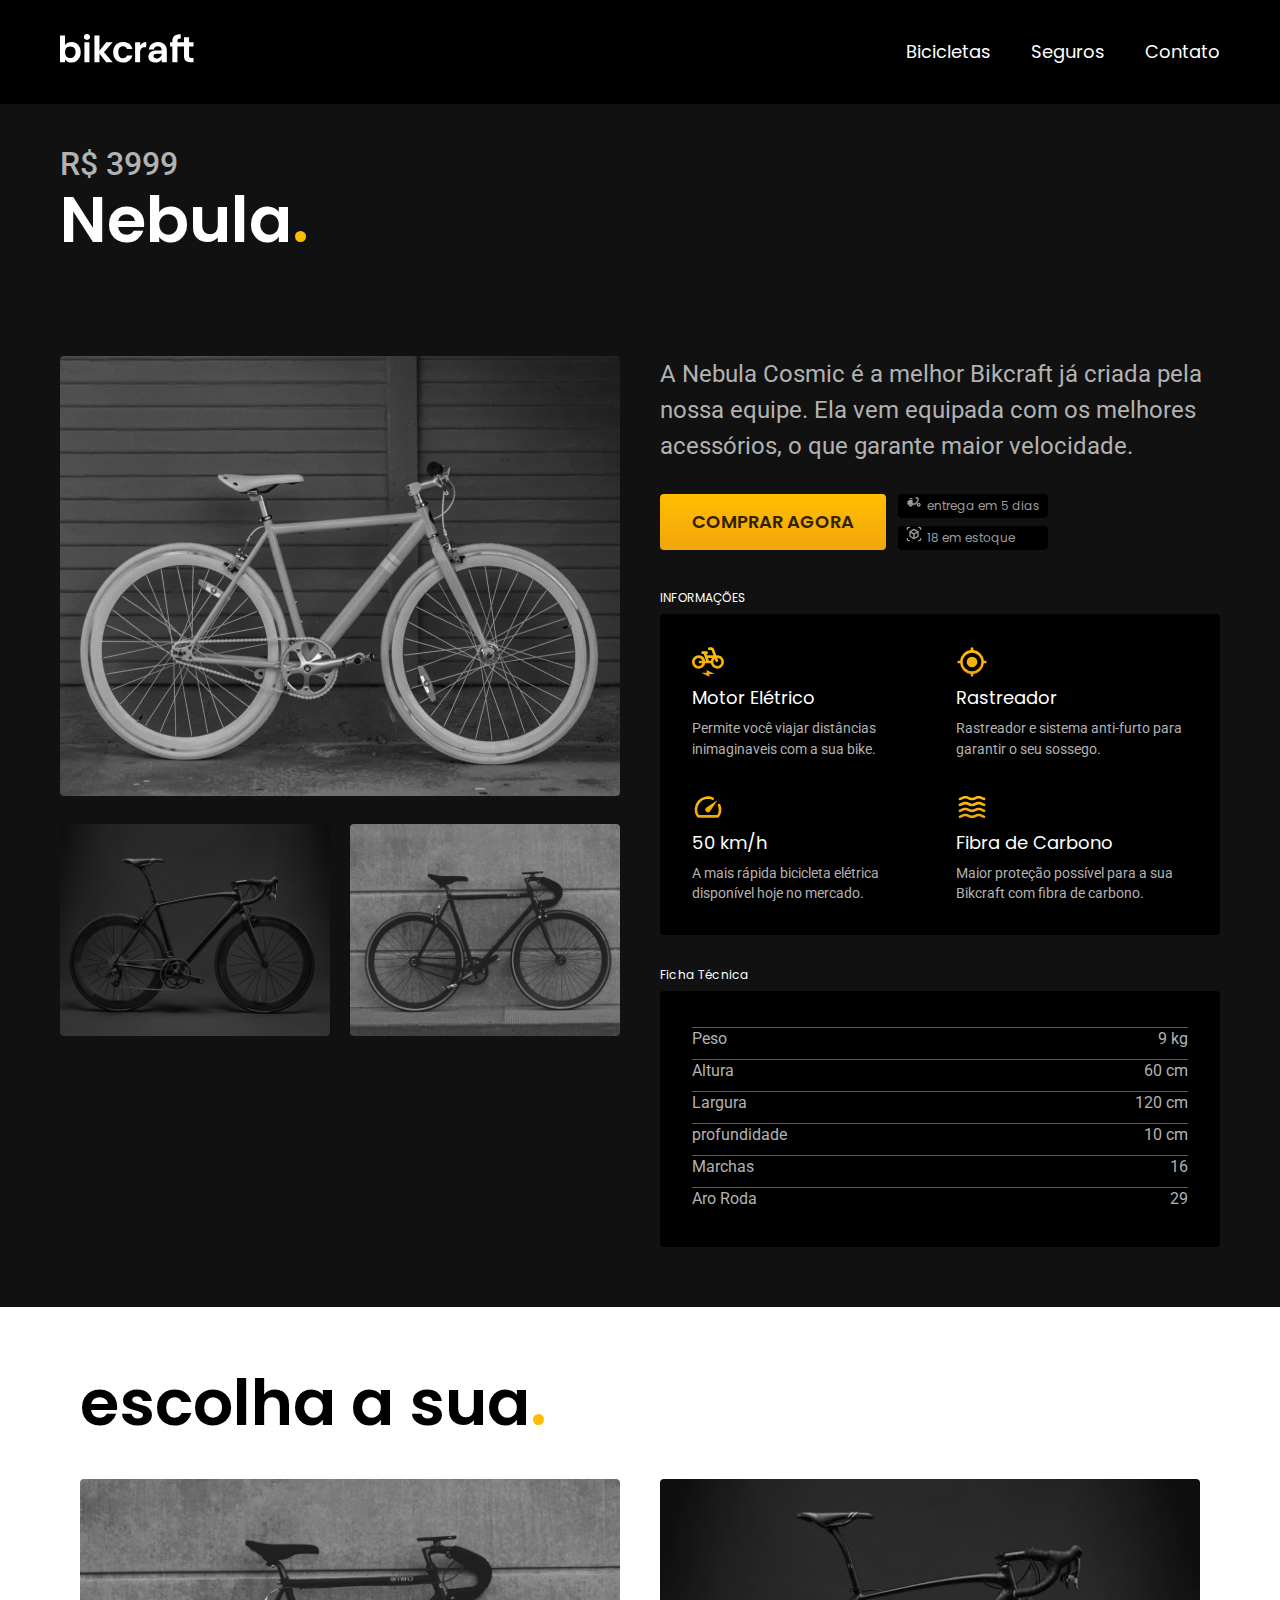
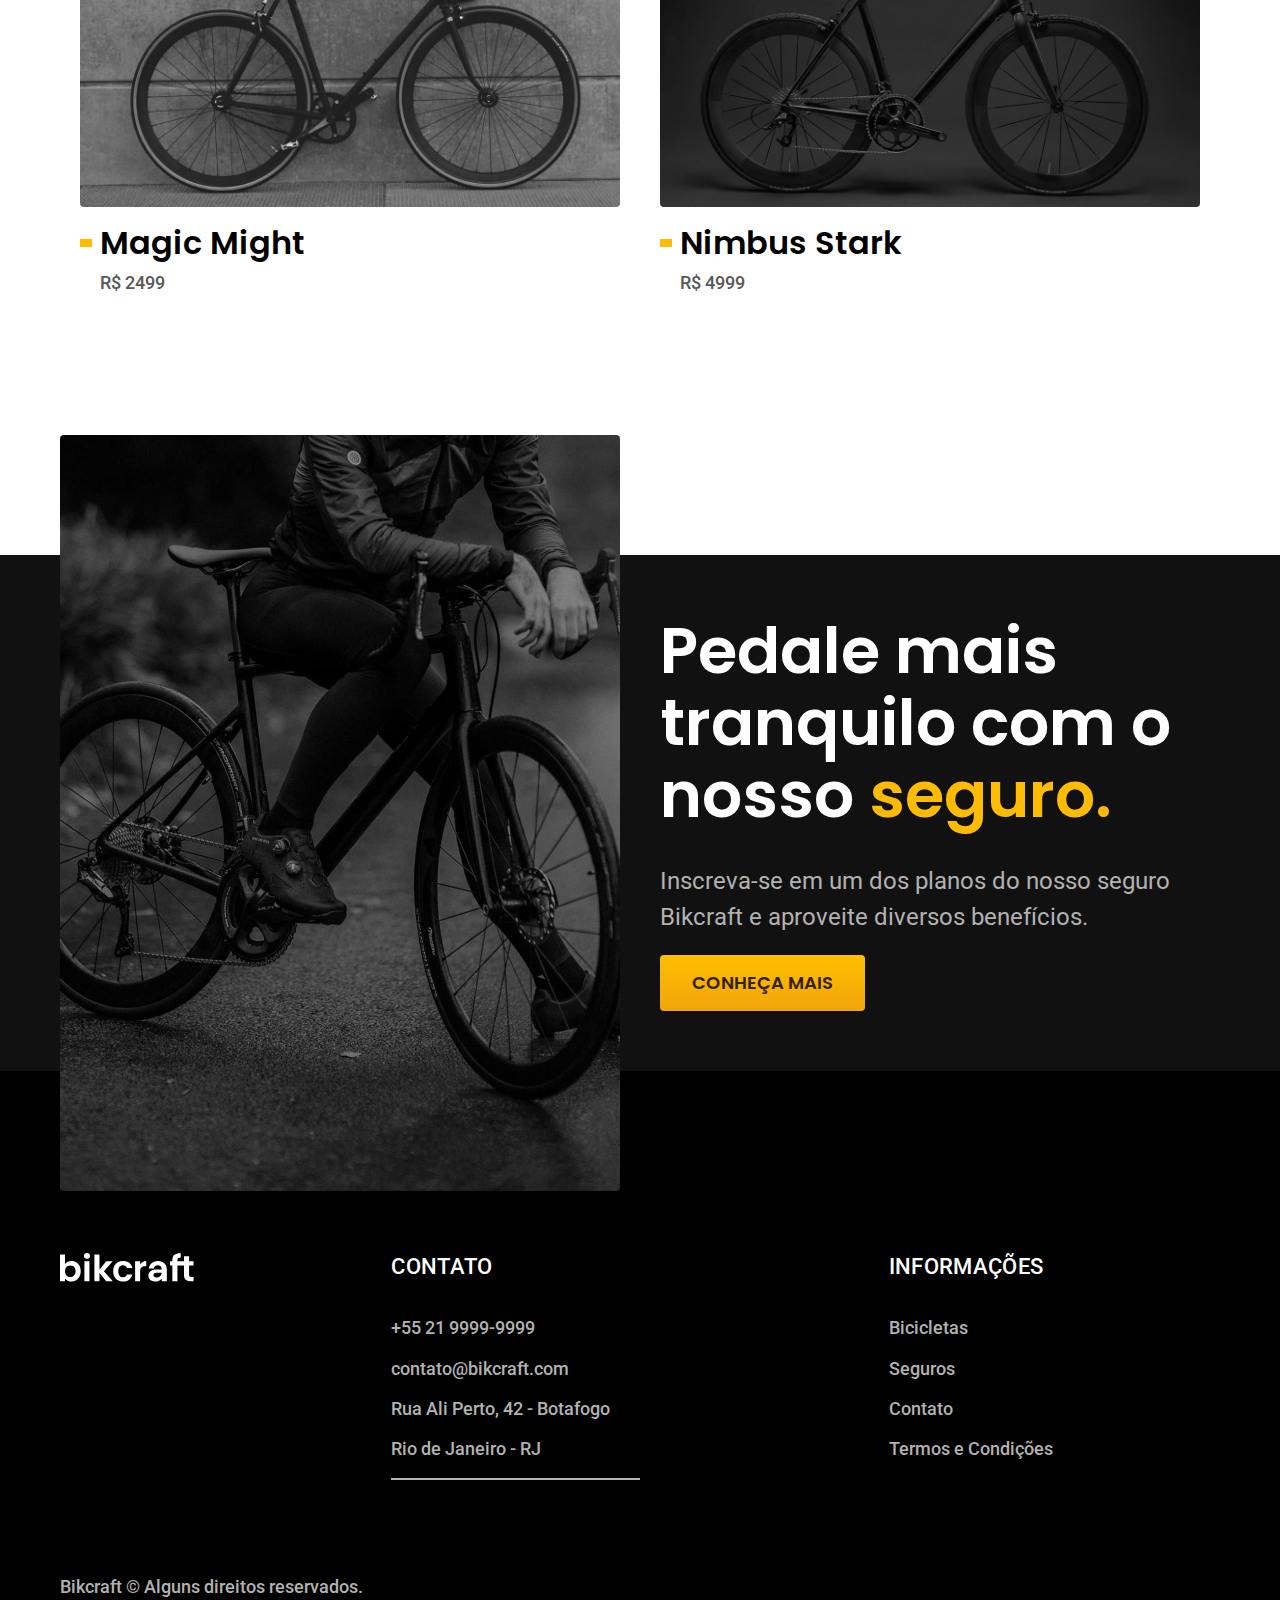
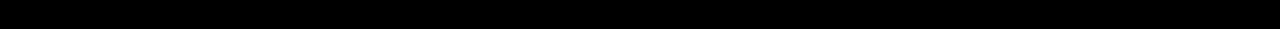
<file: bicicletas/nebula.html>
<!DOCTYPE html>
<html lang="pt-br">
<head>
    <meta charset="UTF-8">
    <meta name="viewport" content="width=device-width, initial-scale=1.0">
    <link rel="stylesheet" href="../css/style.css">
    <link rel="preconnect" href="https://fonts.gstatic.com" crossorigin>
    <link href="https://fonts.googleapis.com/css2?family=Merriweather:ital,wght@1,900&family=Poppins:wght@400;600&family=Roboto:wght@400;500&display=swap" rel="stylesheet">
    <title>Nebula</title>
</head>
<body>
    <header class="header-bg">
        <div class="header">
            <a href="../index.html"><img src="../img/bikcraft.svg" alt="Bikcraft"></a>
            <nav aria-label="primaria">
                <ul class="header-menu">
                    <li><a href="../bicicletas.html">Bicicletas</a></li>
                    <li><a href="./seguros">Seguros</a></li>
                    <li><a href="./contato">Contato</a></li>
                </ul>
            </nav>
        </div>
    </header>

    <main class="titulo-bg">
        <div class="titulo">
            <div class="container">
                <p class="font-2-xl">R$ 3999</p>
                <h1 class="font-1-xxl">Nebula<span class="detalhe">.</span></h1>
            </div>
        </div>
        <div class="bicicleta container">
            <div class="bicicletas-img">
                <img src="../img/bicicleta/nimbus3.jpg" alt="">
                <img src="../img/bicicleta/nimbus1.jpg" alt="">
                <img src="../img/bicicleta/nimbus2.jpg" alt="">
            </div>
            <div class="bicicleta-conteudo">
                <p class="font-2-l">A Nebula Cosmic é a melhor Bikcraft já criada pela nossa equipe. Ela vem equipada com os melhores acessórios, o que garante maior velocidade.</p>
                <div class="bicicleta-comprar">
                    <a class="button" href="../orcamento.html">Comprar Agora</a>
                    <span class="font-1-xs"><img src="../img/icones/entrega.svg" alt="">entrega em 5 dias</span>
                    <span class="font-1-xs"><img src="../img/icones/estoque.svg" alt="">18 em estoque</span>
                </div>
                <h2 class="font-1-xs">INFORMAÇÕES</h2>
                
                <ul class="bicicletas-infor">
                    <li>
                        <img src="../img/icones/eletrica.svg" alt="">
                        <h3 class="font-1-m">Motor Elétrico</h3>
                        <p class="font-2-xs">Permite você viajar distâncias inimaginaveis com a sua bike.</p>
                    </li>
                    <li>
                        <img src="../img/icones/rastreador.svg" alt="">
                        <h3 class="font-1-m">Rastreador</h3>
                        <p class="font-2-xs">Rastreador e sistema anti-furto para garantir o seu sossego.</p>
                    </li>
                    <li>
                        <img src="../img/icones/velocidade.svg" alt="">
                        <h3 class="font-1-m">50 km/h</h3>
                        <p class="font-2-xs">A mais rápida bicicleta elétrica disponível hoje no mercado.</p>
                    </li>
                    <li>
                        <img src="../img/icones/carbono.svg" alt="">
                        <h3 class="font-1-m">Fibra de Carbono</h3>
                        <p class="font-2-xs">Maior proteção possível para a sua Bikcraft com fibra de carbono.</p>
                    </li>
                </ul>
                
                <h2 class="font-1-xs">Ficha técnica</h2>
                
                <ul class="bicicleta-ficha font-2-s">
                    <li>
                        <p>Peso</p><span>9 kg</span>
                    </li>
                    <li>
                        <p>Altura</p><span>60 cm</span>
                    </li>
                    <li>
                        <p>Largura</p><span>120 cm</span>
                    </li>
                    <li>
                        <p>profundidade</p><span>10 cm</span>
                    </li>
                    <li>
                        <p>Marchas</p><span>16</span>
                    </li>
                    <li>
                        <p>Aro Roda</p><span>29</span>
                    </li>
                </ul>
            </div>
        </div>
    </main>

    <article class="bicicletas-listas container">
        <h2 class="font-1-xxl">escolha a sua<span class="detalhe">.</span></h2>

        <ul class="bicicletas-info">
            <li>
                <a href="../bicicletas/magic.html">
                    <img src="../img/bicicletas/magic.jpg" alt="Bicicleta Preta">
                    <h3 class="font-1-xl">Magic Might</h3>
                    <span class="font-2-m">R$ 2499</span>
                </a>
            </li>

            <li>
                <a href="./bicicletas/nimbus.html">
                    <img src="../img/bicicletas/nimbus.jpg" alt="Bicicleta Preta">
                    <h3 class="font-1-xl">Nimbus Stark</h3>
                    <span class="font-2-m">R$ 4999</span>
                </a>
            </li>
        </ul>
    </article>

    <article class="seguro-bg">
        <div class="seguro container">
            <div>
                <img src="../img/fotos/seguros.jpg" alt="Pessoa parada em cima de uma bicicleta">
            </div>
            <div class="seguro-conteudo">
                <h2 class="font-1-xxl">Pedale mais tranquilo com o nosso <span class="detalhe">seguro.</span></h2>
                <p class="font-2-l">Inscreva-se em um dos planos do nosso seguro Bikcraft e aproveite diversos benefícios.</p>
                <a class="button" href="../seguros.html">Conheça mais</a>
            </div>
        </div>
    </article>

    <footer class="footer-bg">
        <div class="footer container">
            <img src="../img/bikcraft.svg" alt="Logo Bickcraft">
            <div class="footer-info">
                <h3 class="font-2-l-b">CONTATO</h3>
                <ul class="font-2-m dados">
                    <li>+55 21 9999-9999</li>
                    <li>contato@bikcraft.com</li>
                    <li>Rua Ali Perto, 42 - Botafogo</li>
                    <li>Rio de Janeiro - RJ</li>
                </ul>
                <div class="icons">
                    <a href="https://www.instagram.com/dglas_dev/" target="_blank">
                        <ion-icon name="logo-instagram"></ion-icon>
                    </a>
                    <a href="https://www.facebook.com/profile.php?id=61557577097951&locale=pt_BR" target="_blank">
                        <ion-icon name="logo-facebook"></ion-icon>
                    </a>
                    <a href="https://www.youtube.com/channel/UCe8y1814P-zJ6MYubKn9Z0g" target="_blank">
                        <ion-icon name="logo-youtube"></ion-icon>
                    </a>
                </div>
            </div>

            <div class="footer-info">
                <h3 class="font-2-l-b">INFORMAÇÕES</h3>
                <ul class="font-2-m">
                    <li><a href="">Bicicletas</a></li>
                    <li><a href="">Seguros</a></li>
                    <li><a href="">Contato</a></li>
                    <li><a href="../termos.html">Termos e Condições</a></li>
                </ul>
            </div>
        </div>

        <div class="container direitos font-2-m">
            <span>Bikcraft © Alguns direitos reservados.</span>
        </div>
        
    </footer>
<script src="../js/script.js"></script>

    
</body>
</file>
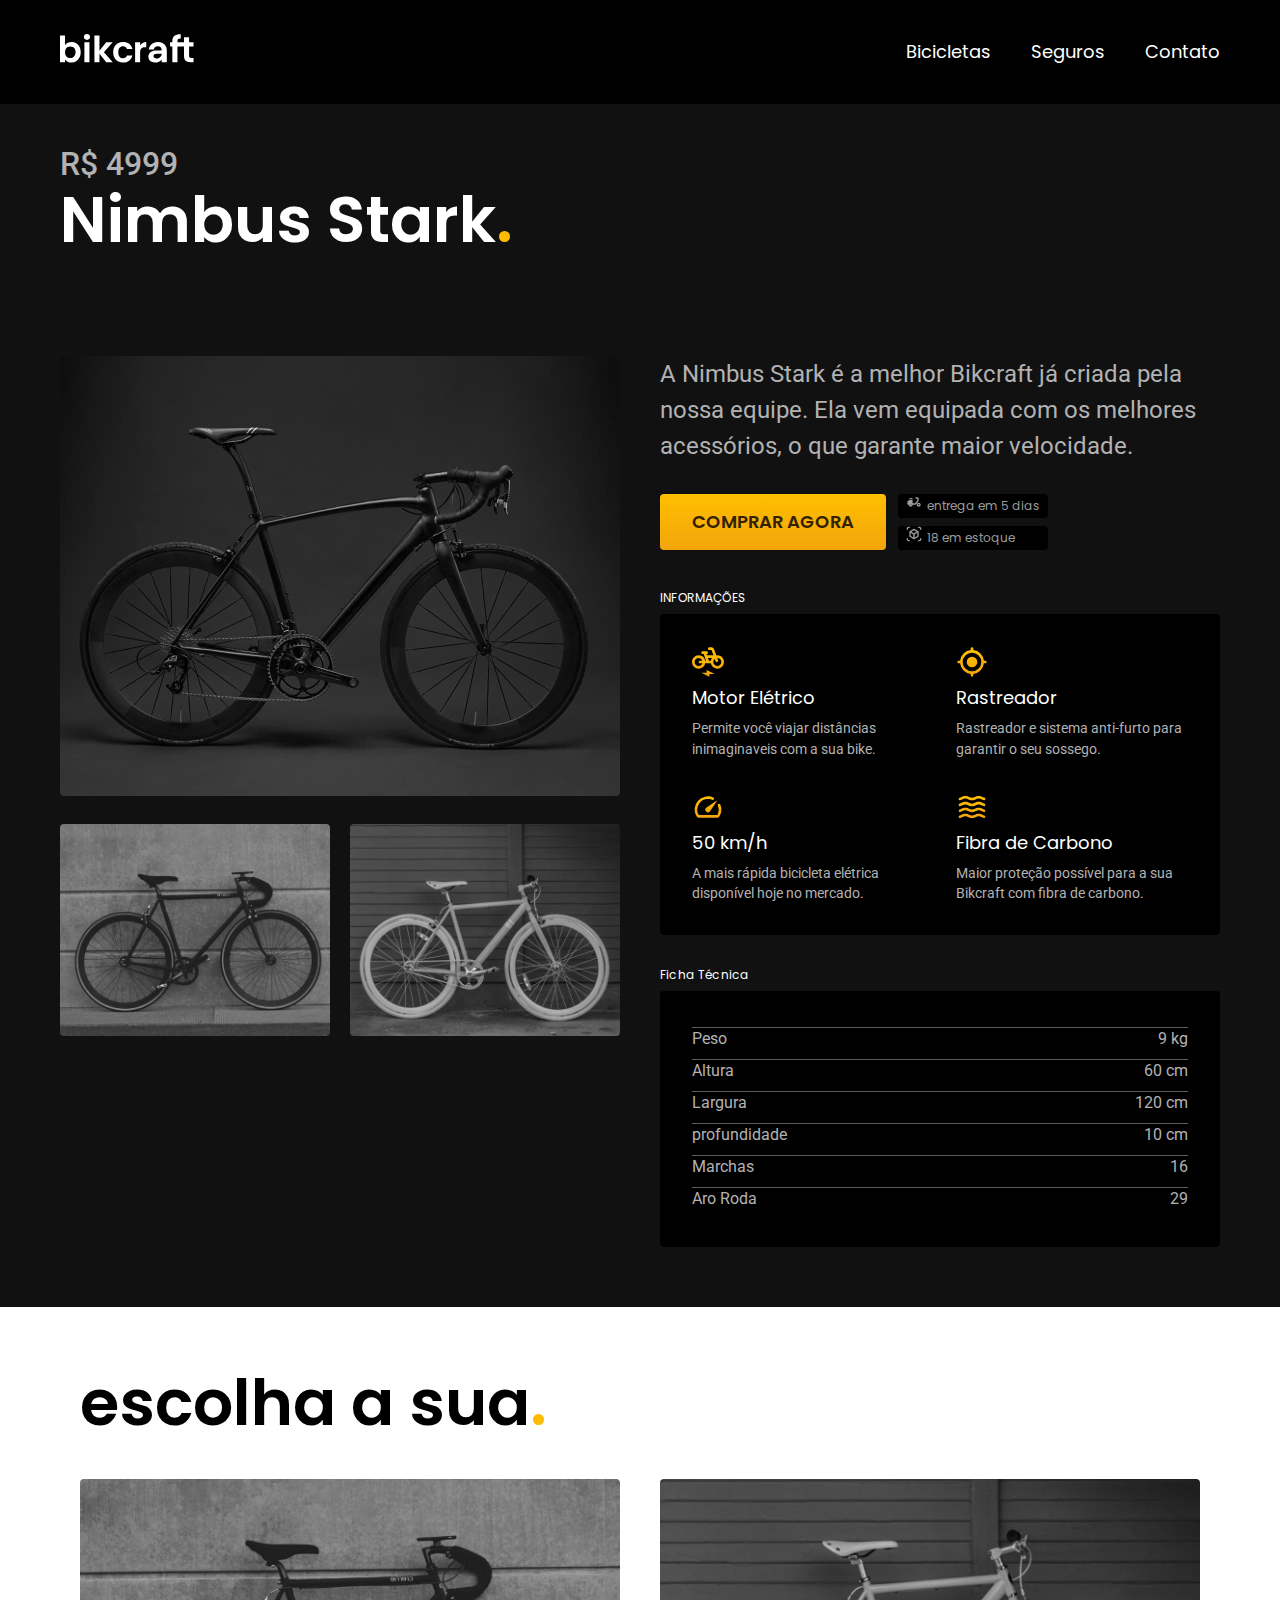
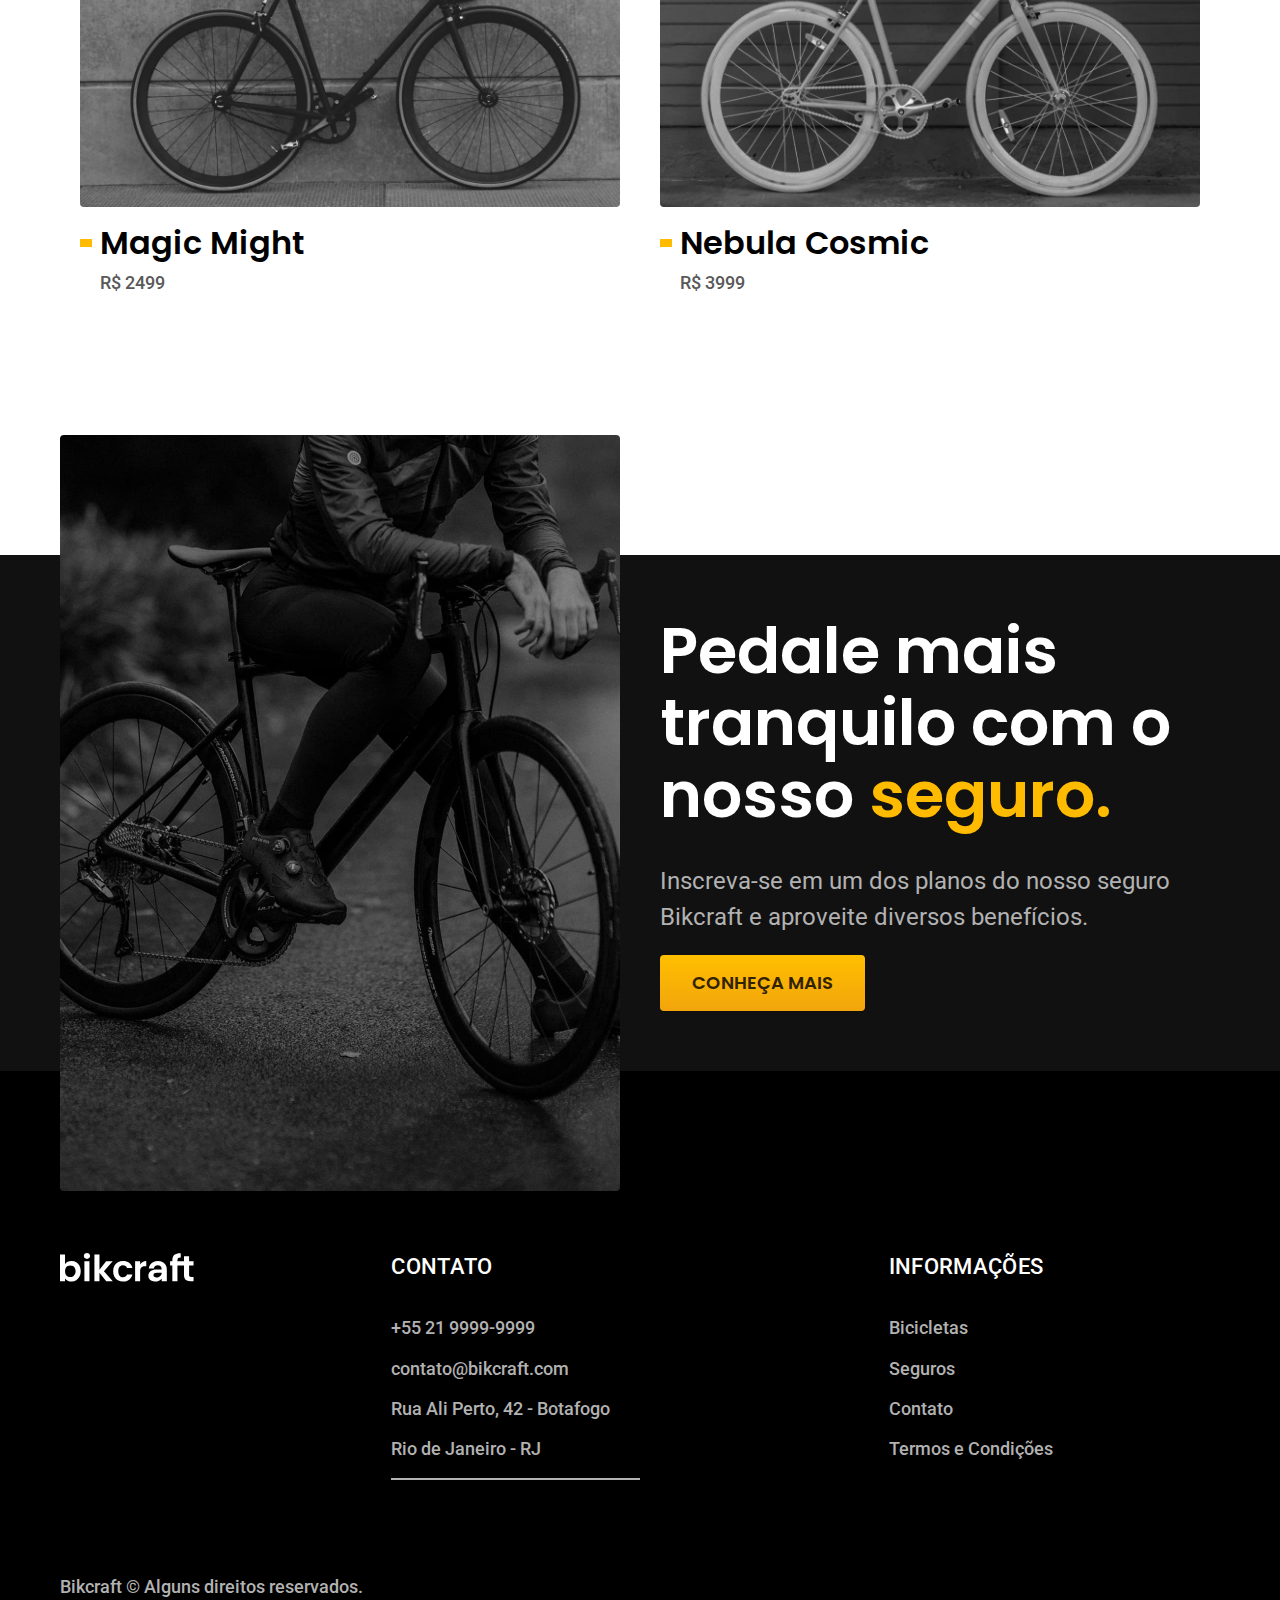
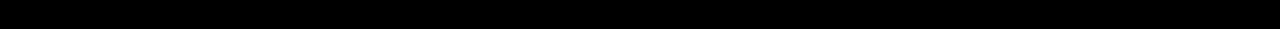
<file: bicicletas/nimbus.html>
<!DOCTYPE html>
<html lang="pt-br">
<head>
    <meta charset="UTF-8">
    <meta name="viewport" content="width=device-width, initial-scale=1.0">
    <link rel="stylesheet" href="../css/style.css">
    <link rel="preconnect" href="https://fonts.gstatic.com" crossorigin>
    <link href="https://fonts.googleapis.com/css2?family=Merriweather:ital,wght@1,900&family=Poppins:wght@400;600&family=Roboto:wght@400;500&display=swap" rel="stylesheet">
    <title>Nimbus</title>
</head>
<body>
    <header class="header-bg">
        <div class="header">
            <a href="../index.html"><img src="../img/bikcraft.svg" alt="Bikcraft"></a>
            <nav aria-label="primaria">
                <ul class="header-menu">
                    <li><a href="../bicicletas.html">Bicicletas</a></li>
                    <li><a href="./seguros">Seguros</a></li>
                    <li><a href="./contato">Contato</a></li>
                </ul>
            </nav>
        </div>
    </header>

    <main class="titulo-bg">
        <div class="titulo">
            <div class="container">
                <p class="font-2-xl">R$ 4999</p>
                <h1 class="font-1-xxl">Nimbus Stark<span class="detalhe">.</span></h1>
            </div>
        </div>
        <div class="bicicleta container">
            <div class="bicicletas-img">
                <img src="../img/bicicleta/nimbus1.jpg" alt="">
                <img src="../img/bicicleta/nimbus2.jpg" alt="">
                <img src="../img/bicicleta/nimbus3.jpg" alt="">
            </div>
            <div class="bicicleta-conteudo">
                <p class="font-2-l">A Nimbus Stark é a melhor Bikcraft já criada pela nossa equipe. Ela vem equipada com os melhores acessórios, o que garante maior velocidade.</p>
                <div class="bicicleta-comprar">
                    <a class="button" href="../orcamento.html">Comprar Agora</a>
                    <span class="font-1-xs"><img src="../img/icones/entrega.svg" alt="">entrega em 5 dias</span>
                    <span class="font-1-xs"><img src="../img/icones/estoque.svg" alt="">18 em estoque</span>
                </div>
                <h2 class="font-1-xs">INFORMAÇÕES</h2>
                
                <ul class="bicicletas-infor">
                    <li>
                        <img src="../img/icones/eletrica.svg" alt="">
                        <h3 class="font-1-m">Motor Elétrico</h3>
                        <p class="font-2-xs">Permite você viajar distâncias inimaginaveis com a sua bike.</p>
                    </li>
                    <li>
                        <img src="../img/icones/rastreador.svg" alt="">
                        <h3 class="font-1-m">Rastreador</h3>
                        <p class="font-2-xs">Rastreador e sistema anti-furto para garantir o seu sossego.</p>
                    </li>
                    <li>
                        <img src="../img/icones/velocidade.svg" alt="">
                        <h3 class="font-1-m">50 km/h</h3>
                        <p class="font-2-xs">A mais rápida bicicleta elétrica disponível hoje no mercado.</p>
                    </li>
                    <li>
                        <img src="../img/icones/carbono.svg" alt="">
                        <h3 class="font-1-m">Fibra de Carbono</h3>
                        <p class="font-2-xs">Maior proteção possível para a sua Bikcraft com fibra de carbono.</p>
                    </li>
                </ul>
                
                <h2 class="font-1-xs">Ficha técnica</h2>
                
                <ul class="bicicleta-ficha font-2-s">
                    <li>
                        <p>Peso</p><span>9 kg</span>
                    </li>
                    <li>
                        <p>Altura</p><span>60 cm</span>
                    </li>
                    <li>
                        <p>Largura</p><span>120 cm</span>
                    </li>
                    <li>
                        <p>profundidade</p><span>10 cm</span>
                    </li>
                    <li>
                        <p>Marchas</p><span>16</span>
                    </li>
                    <li>
                        <p>Aro Roda</p><span>29</span>
                    </li>
                </ul>
            </div>
        </div>
    </main>

    <article class="bicicletas-listas container">
        <h2 class="font-1-xxl">escolha a sua<span class="detalhe">.</span></h2>

        <ul class="bicicletas-info">
            <li>
                <a href="magic.html">
                    <img src="../img/bicicletas/magic.jpg" alt="Bicicleta Preta">
                    <h3 class="font-1-xl">Magic Might</h3>
                    <span class="font-2-m">R$ 2499</span>
                </a>
            </li>

            <li>
                <a href="nebula.html">
                    <img src="../img/bicicletas/nebula.jpg" alt="Bicicleta Preta">
                    <h3 class="font-1-xl">Nebula Cosmic</h3>
                    <span class="font-2-m">R$ 3999</span>
                </a>
            </li>
        </ul>
    </article>

    <article class="seguro-bg">
        <div class="seguro container">
            <div>
                <img src="../img/fotos/seguros.jpg" alt="Pessoa parada em cima de uma bicicleta">
            </div>
            <div class="seguro-conteudo">
                <h2 class="font-1-xxl">Pedale mais tranquilo com o nosso <span class="detalhe">seguro.</span></h2>
                <p class="font-2-l">Inscreva-se em um dos planos do nosso seguro Bikcraft e aproveite diversos benefícios.</p>
                <a class="button" href="../seguros.html">Conheça mais</a>
            </div>
        </div>
    </article>

    <footer class="footer-bg">
        <div class="footer container">
            <img src="../img/bikcraft.svg" alt="Logo Bickcraft">
            <div class="footer-info">
                <h3 class="font-2-l-b">CONTATO</h3>
                <ul class="font-2-m dados">
                    <li>+55 21 9999-9999</li>
                    <li>contato@bikcraft.com</li>
                    <li>Rua Ali Perto, 42 - Botafogo</li>
                    <li>Rio de Janeiro - RJ</li>
                </ul>
                <div class="icons">
                    <a href="https://www.instagram.com/dglas_dev/" target="_blank">
                        <ion-icon name="logo-instagram"></ion-icon>
                    </a>
                    <a href="https://www.facebook.com/profile.php?id=61557577097951&locale=pt_BR" target="_blank">
                        <ion-icon name="logo-facebook"></ion-icon>
                    </a>
                    <a href="https://www.youtube.com/channel/UCe8y1814P-zJ6MYubKn9Z0g" target="_blank">
                        <ion-icon name="logo-youtube"></ion-icon>
                    </a>
                </div>
            </div>

            <div class="footer-info">
                <h3 class="font-2-l-b">INFORMAÇÕES</h3>
                <ul class="font-2-m">
                    <li><a href="">Bicicletas</a></li>
                    <li><a href="">Seguros</a></li>
                    <li><a href="">Contato</a></li>
                    <li><a href="../termos.html">Termos e Condições</a></li>
                </ul>
            </div>
        </div>

        <div class="container direitos font-2-m">
            <span>Bikcraft © Alguns direitos reservados.</span>
        </div>
        
    </footer>
<script src="../js/script.js"></script>

    
</body>
</file>
<file: css/style.css>
@import './global/global.css';

@import './tipografia/tipografia.css';

@import './global/header.css';

@import './global/introducao.css';

@import './bicicletas/bicicletas-listas.css';

@import './tecnologia/tecnologia.css';

@import './parceiros/parceiros.css';

@import './Depoimentos/depoimentos.css';

@import './Seguros/seguros.css';

@import './footer/footer.css';

@import './termos/termos.css';

@import './bicicletas/bicicletas.css';

@import './Seguros/seguros-comp.css';

@import '../css/bicicletas/nimbus.css';

@import './contato/contato.css';

@import './contato/formulario.css';

@import './contato/localizacao.css';

@import './orçamento/orcamento.css';

:root {
    --color-bg-header: #000000;
    --color-bg-header-m: #111111;
    --color-header-m-hover: #2e2e2e2e;
    --color-header-link: #ffffff;
    --color-paragrafo-ini: #b2b2b2;
    --color-detalhe: #ffbb00;
    --color-button-a: #332200;
}
</file>
